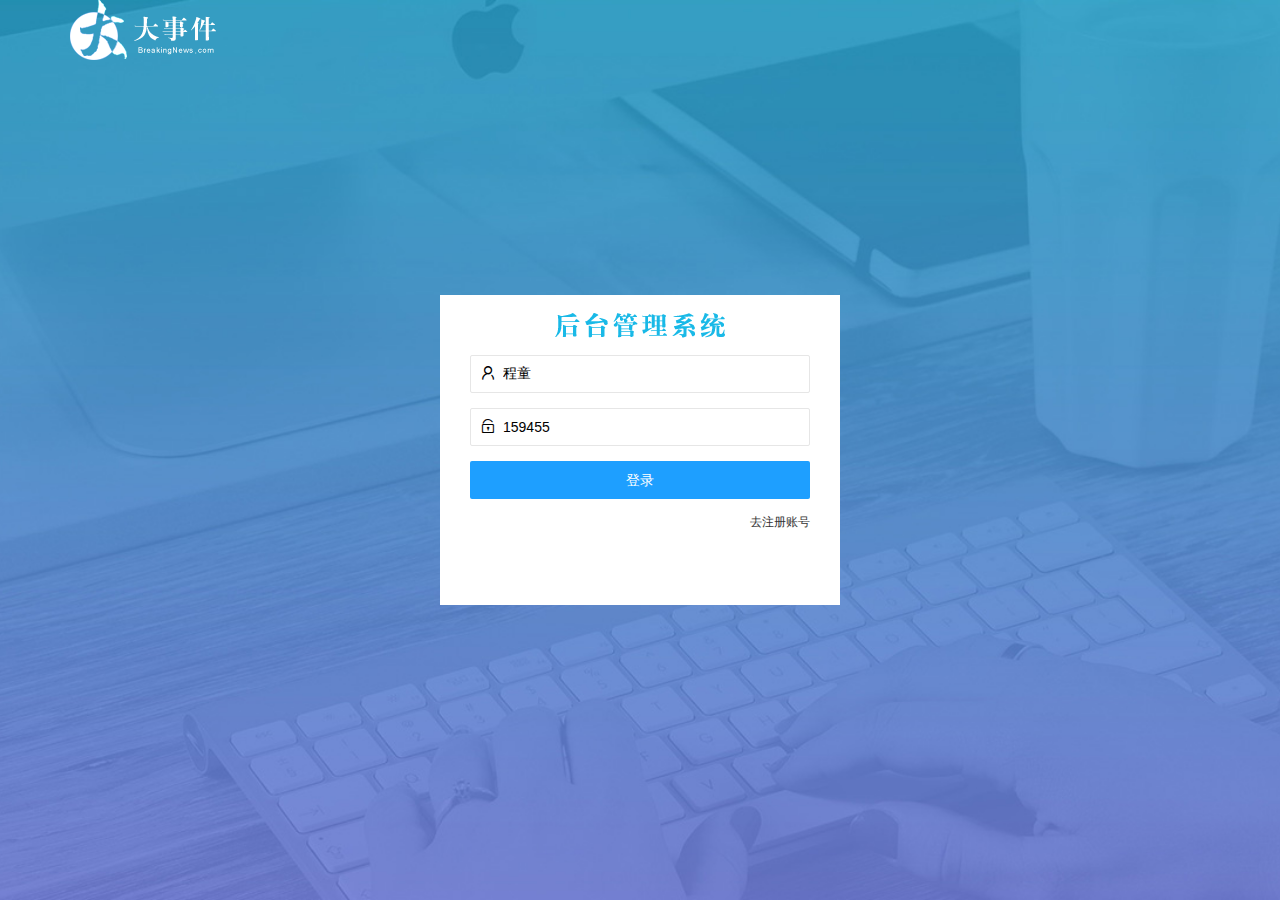
<file: login.html>
<!DOCTYPE html>
<html lang="en">

<head>
    <meta charset="UTF-8">
    <meta name="viewport" content="width=device-width, initial-scale=1.0">
    <title>大事件-登录/注册</title>
    <link rel="stylesheet" href="/assets/lib/layui/css/layui.css">
    <link rel="stylesheet" href="/assets/css/login.css">
</head>

<body>
    <div class="layui-main">
        <img src="/assets/images/logo.png" alt="">
    </div>
    <div class="loginAndRegBox">
        <div class="titleBox"></div>
        <!-- 登陆区域 -->
        <div class="login-box">
            <form class="layui-form" id="form_login" action="">
                <!-- 用户名 -->
                <div class="layui-form-item">
                    <i class="layui-icon layui-icon-username"></i>
                    <input type="text" value="程童" name="username" required lay-verify="required" placeholder="请输入用户名"
                        autocomplete="off" class="layui-input">
                </div>
                <!-- 密码 -->
                <div class="layui-form-item">
                    <i class="layui-icon layui-icon-password"></i>
                    <input type="text" value="159455" name="password" required lay-verify="required|pwd"
                        placeholder="请输入密码" autocomplete="off" class="layui-input">
                </div>
                <!-- 按钮 -->
                <div class="layui-form-item">
                    <button class="layui-btn layui-btn-fluid layui-btn layui-btn-normal" lay-submit>登录</button>
                </div>
                <!-- a -->
                <div class="layui-form-item links">
                    <a href="javascript:;" id="ling_reg">去注册账号</a>
                </div>
            </form>
        </div>
        <!-- 注册区域 -->
        <div class="reg-box">
            <form class="layui-form" id="form_reg" action="">
                <!-- 用户名 -->
                <div class="layui-form-item">
                    <i class="layui-icon layui-icon-username"></i>
                    <input type="text" name="username" required lay-verify="required" placeholder="请输入用户名"
                        autocomplete="off" class="layui-input">
                </div>
                <!-- 密码 -->
                <div class="layui-form-item">
                    <i class="layui-icon layui-icon-password"></i>
                    <input type="password" name="password" required lay-verify="required|pwd" placeholder="请输入密码"
                        autocomplete="off" class="layui-input">
                </div>
                <!-- 确认密码 -->
                <div class="layui-form-item">
                    <i class="layui-icon layui-icon-password"></i>
                    <input type="password" name="repassword" required lay-verify="required|repwd" placeholder="请再次输入密码"
                        autocomplete="off" class="layui-input">
                </div>
                <!-- 按钮 -->
                <div class="layui-form-item">
                    <button class="layui-btn layui-btn-fluid layui-btn layui-btn-normal" lay-submit>注册</button>
                </div>
                <!-- a -->
                <div class="layui-form-item links">
                    <!-- <a href="javascript:;" id="ling_reg">去注册账号</a> -->
                    <a href="javascript:;" id="ling_login">去登陆</a>
                </div>
            </form>
        </div>
    </div>
    <script src="/assets/lib/layui/layui.all.js"></script>
    <script src="/assets/lib/jquery.js"></script>
    <script src="/assets/js/baseAPI.js"></script>
    <script src="/assets/js/login.js"></script>
</body>

</html>
</file>
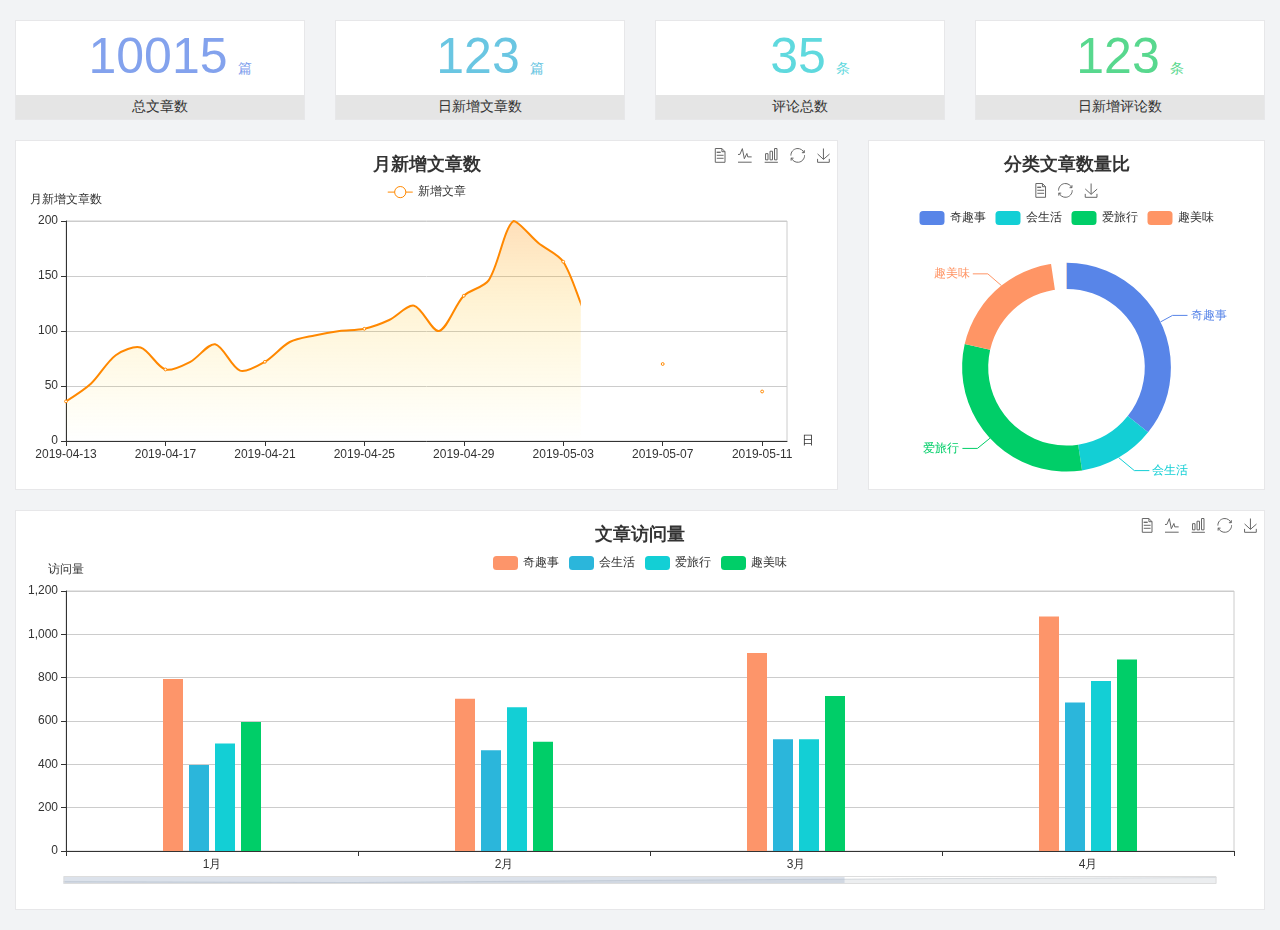
<file: home/dashboard.html>
<!DOCTYPE html>
<html lang="en">

<head>
  <meta charset="UTF-8">
  <meta name="viewport" content="width=device-width, initial-scale=1.0">
  <meta http-equiv="X-UA-Compatible" content="ie=edge">
  <title>图表统计</title>
  <link rel="stylesheet" href="../../assets/lib/bootstrap.css" />
  <link rel="stylesheet" href="../../assets/lib/main.css" />
  <script src="../../assets/lib/jquery.js"></script>
  <script type="text/javascript" src="../../assets/lib/echarts.min.js"></script>
</head>

<body>
  <div class="container-fluid">
    <div class="row spannel_list">
      <div class="col-sm-3 col-xs-6">
        <div class="spannel">
          <em>10015</em><span>篇</span>
          <b>总文章数</b>
        </div>
      </div>
      <div class="col-sm-3 col-xs-6">
        <div class="spannel scolor01">
          <em>123</em><span>篇</span>
          <b>日新增文章数</b>
        </div>
      </div>
      <div class="col-sm-3 col-xs-6">
        <div class="spannel scolor02">
          <em>35</em><span>条</span>
          <b>评论总数</b>
        </div>
      </div>
      <div class="col-sm-3 col-xs-6">
        <div class="spannel scolor03">
          <em>123</em><span>条</span>
          <b>日新增评论数</b>
        </div>
      </div>
    </div>
  </div>

  <div class="container-fluid">
    <div class="row curve-pie">
      <div class="col-lg-8 col-md-8">
        <div class="gragh_pannel" id="curve_show"></div>
      </div>
      <div class="col-lg-4 col-md-4">
        <div class="gragh_pannel" id="pie_show"></div>
      </div>
    </div>
  </div>

  <div class="container-fluid">
    <div class="column_pannel" id="column_show"></div>
  </div>

  <script>
    var oChart = echarts.init(document.getElementById('curve_show'));
    var aList_all = [
      { 'count': 36, 'date': '2019-04-13' },
      { 'count': 52, 'date': '2019-04-14' },
      { 'count': 78, 'date': '2019-04-15' },
      { 'count': 85, 'date': '2019-04-16' },
      { 'count': 65, 'date': '2019-04-17' },
      { 'count': 72, 'date': '2019-04-18' },
      { 'count': 88, 'date': '2019-04-19' },
      { 'count': 64, 'date': '2019-04-20' },
      { 'count': 72, 'date': '2019-04-21' },
      { 'count': 90, 'date': '2019-04-22' },
      { 'count': 96, 'date': '2019-04-23' },
      { 'count': 100, 'date': '2019-04-24' },
      { 'count': 102, 'date': '2019-04-25' },
      { 'count': 110, 'date': '2019-04-26' },
      { 'count': 123, 'date': '2019-04-27' },
      { 'count': 100, 'date': '2019-04-28' },
      { 'count': 132, 'date': '2019-04-29' },
      { 'count': 146, 'date': '2019-04-30' },
      { 'count': 200, 'date': '2019-05-01' },
      { 'count': 180, 'date': '2019-05-02' },
      { 'count': 163, 'date': '2019-05-03' },
      { 'count': 110, 'date': '2019-05-04' },
      { 'count': 80, 'date': '2019-05-05' },
      { 'count': 82, 'date': '2019-05-06' },
      { 'count': 70, 'date': '2019-05-07' },
      { 'count': 65, 'date': '2019-05-08' },
      { 'count': 54, 'date': '2019-05-09' },
      { 'count': 40, 'date': '2019-05-10' },
      { 'count': 45, 'date': '2019-05-11' },
      { 'count': 38, 'date': '2019-05-12' },
    ];

    let aCount = [];
    let aDate = [];

    for (var i = 0; i < aList_all.length; i++) {
      aCount.push(aList_all[i].count);
      aDate.push(aList_all[i].date);
    }

    var chartopt = {
      title: {
        text: '月新增文章数',
        left: 'center',
        top: '10'
      },
      tooltip: {
        trigger: 'axis'
      },
      legend: {
        data: ['新增文章'],
        top: '40'
      },
      toolbox: {
        show: true,
        feature: {
          mark: { show: true },
          dataView: { show: true, readOnly: false },
          magicType: { show: true, type: ['line', 'bar'] },
          restore: { show: true },
          saveAsImage: { show: true }
        }
      },
      calculable: true,
      xAxis: [
        {
          name: '日',
          type: 'category',
          boundaryGap: false,
          data: aDate
        }
      ],
      yAxis: [
        {
          name: '月新增文章数',
          type: 'value'
        }
      ],
      series: [
        {
          name: '新增文章',
          type: 'line',
          smooth: true,
          itemStyle: { normal: { areaStyle: { type: 'default' }, color: '#f80' }, lineStyle: { color: '#f80' } },
          data: aCount
        }],
      areaStyle: {
        normal: {
          color: new echarts.graphic.LinearGradient(0, 0, 0, 1, [{
            offset: 0,
            color: 'rgba(255,136,0,0.39)'
          }, {
            offset: .34,
            color: 'rgba(255,180,0,0.25)'
          }, {
            offset: 1,
            color: 'rgba(255,222,0,0.00)'
          }])

        }
      },
      grid: {
        show: true,
        x: 50,
        x2: 50,
        y: 80,
        height: 220
      }
    };

    oChart.setOption(chartopt);


    var oPie = echarts.init(document.getElementById('pie_show'));
    var oPieopt =
    {
      title: {
        top: 10,
        text: '分类文章数量比',
        x: 'center'
      },
      tooltip: {
        trigger: 'item',
        formatter: "{a} <br/>{b} : {c} ({d}%)"
      },
      color: ['#5885e8', '#13cfd5', '#00ce68', '#ff9565'],
      legend: {
        x: 'center',
        top: 65,
        data: ['奇趣事', '会生活', '爱旅行', '趣美味']
      },
      toolbox: {
        show: true,
        x: 'center',
        top: 35,
        feature: {
          mark: { show: true },
          dataView: { show: true, readOnly: false },
          magicType: {
            show: true,
            type: ['pie', 'funnel'],
            option: {
              funnel: {
                x: '25%',
                width: '50%',
                funnelAlign: 'left',
                max: 1548
              }
            }
          },
          restore: { show: true },
          saveAsImage: { show: true }
        }
      },
      calculable: true,
      series: [
        {
          name: '访问来源',
          type: 'pie',
          radius: ['45%', '60%'],
          center: ['50%', '65%'],
          data: [
            { value: 300, name: '奇趣事' },
            { value: 100, name: '会生活' },
            { value: 260, name: '爱旅行' },
            { value: 180, name: '趣美味' }
          ]
        }
      ]
    };
    oPie.setOption(oPieopt);



    var oColumn = this.echarts.init(document.getElementById('column_show'));
    var oColumnopt =
    {
      title: {
        text: '文章访问量',
        left: 'center',
        top: '10'
      },
      tooltip: {
        trigger: 'axis'
      },
      legend: {
        data: ['奇趣事', '会生活', '爱旅行', '趣美味'],
        top: '40'
      },
      toolbox: {
        show: true,
        feature: {
          mark: { show: true },
          dataView: { show: true, readOnly: false },
          magicType: { show: true, type: ['line', 'bar'] },
          restore: { show: true },
          saveAsImage: { show: true }
        }
      },
      calculable: true,
      xAxis: [
        {
          type: 'category',
          data: ['1月', '2月', '3月', '4月', '5月']
        }
      ],
      yAxis: [
        {
          name: '访问量',
          type: 'value'
        }
      ],
      series: [
        {
          name: '奇趣事',
          type: 'bar',
          barWidth: 20,
          itemStyle: {
            normal: { areaStyle: { type: 'default' }, color: '#fd956a' }
          },
          data: [800, 708, 920, 1090, 1200]
        },
        {
          name: '会生活',
          type: 'bar',
          barWidth: 20,
          itemStyle: {
            normal: { areaStyle: { type: 'default' }, color: '#2bb6db' }
          },
          data: [400, 468, 520, 690, 800]
        },
        {
          name: '爱旅行',
          type: 'bar',
          barWidth: 20,
          itemStyle: {
            normal: { areaStyle: { type: 'default' }, color: '#13cfd5' }
          },
          data: [500, 668, 520, 790, 900]
        },
        {
          name: '趣美味',
          type: 'bar',
          barWidth: 20,
          itemStyle: {
            normal: { areaStyle: { type: 'default' }, color: '#00ce68' }
          },
          data: [600, 508, 720, 890, 1000]
        }
      ],
      grid: {
        show: true,
        x: 50,
        x2: 30,
        y: 80,
        height: 260
      },
      dataZoom: [//给x轴设置滚动条
        {
          start: 0,//默认为0
          end: 100 - 1000 / 31,//默认为100
          type: 'slider',
          show: true,
          xAxisIndex: [0],
          handleSize: 0,//滑动条的 左右2个滑动条的大小
          height: 8,//组件高度
          left: 45, //左边的距离
          right: 50,//右边的距离
          bottom: 26,//右边的距离
          handleColor: '#ddd',//h滑动图标的颜色
          handleStyle: {
            borderColor: "#cacaca",
            borderWidth: "1",
            shadowBlur: 2,
            background: "#ddd",
            shadowColor: "#ddd",
          }
        }]
    };
    oColumn.setOption(oColumnopt);
  </script>
</body>

</html>
</file>
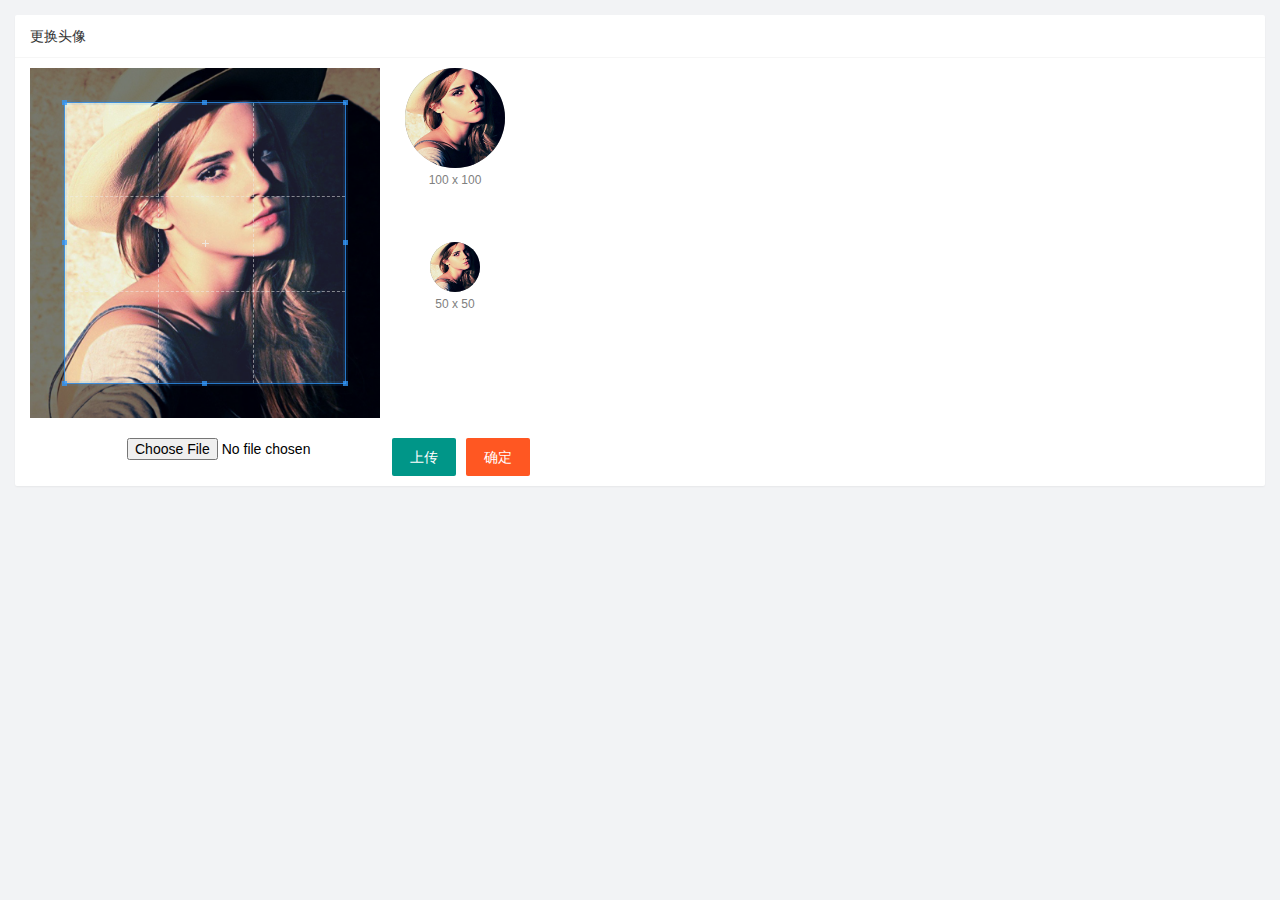
<file: user/user_avatar.html>
<!DOCTYPE html>
<html lang="en">

<head>
    <meta charset="UTF-8">
    <meta name="viewport" content="width=device-width, initial-scale=1.0">
    <title>Document</title>
    <link rel="stylesheet" href="/assets/lib/layui/css/layui.css">
    <link rel="stylesheet" href="/assets/lib/cropper/cropper.css" />
    <link rel="stylesheet" href="/assets/css/user/user_avatar.css">
</head>

<body>
    <!-- 卡片区域 -->
    <div class="layui-card">
        <div class="layui-card-header">更换头像</div>
        <div class="layui-card-body">
            <div class="row1">
                <!-- 图片裁剪区域 -->
                <div class="cropper-box">
                    <!-- 这个 img 标签很重要，将来会把它初始化为裁剪区域 -->
                    <img id="image" src="/assets/images/sample.jpg" />
                </div>
                <!-- 图片的预览区域 -->
                <div class="preview-box">
                    <div>
                        <!-- 宽高为 100px 的预览区域 -->
                        <div class="img-preview w100"></div>
                        <p class="size">100 x 100</p>
                    </div>
                    <div>
                        <!-- 宽高为 50px 的预览区域 -->
                        <div class="img-preview w50"></div>
                        <p class="size">50 x 50</p>
                    </div>
                </div>
            </div>
            <!-- 第二行的按钮区域 -->
            <div class="row2">
                <input type="file" id="file" accept="image/png,image/jpeg">
                <button type="button" class="layui-btn" id="btnChooseImage">上传</button>
                <button id="btnUpload" type="button" class="layui-btn layui-btn-danger">确定</button>
            </div>
        </div>
    </div>
    <script src="/assets/lib/layui/layui.all.js"></script>
    <script src="/assets/lib/jquery.js"></script>
    <script src="/assets/lib/cropper/Cropper.js"></script>
    <script src="/assets/lib/cropper/jquery-cropper.js"></script>
    <script src="/assets/js/baseAPI.js"></script>
    <script src="/assets/js/user/user_avatar.js"></script>
</body>

</html>
</file>
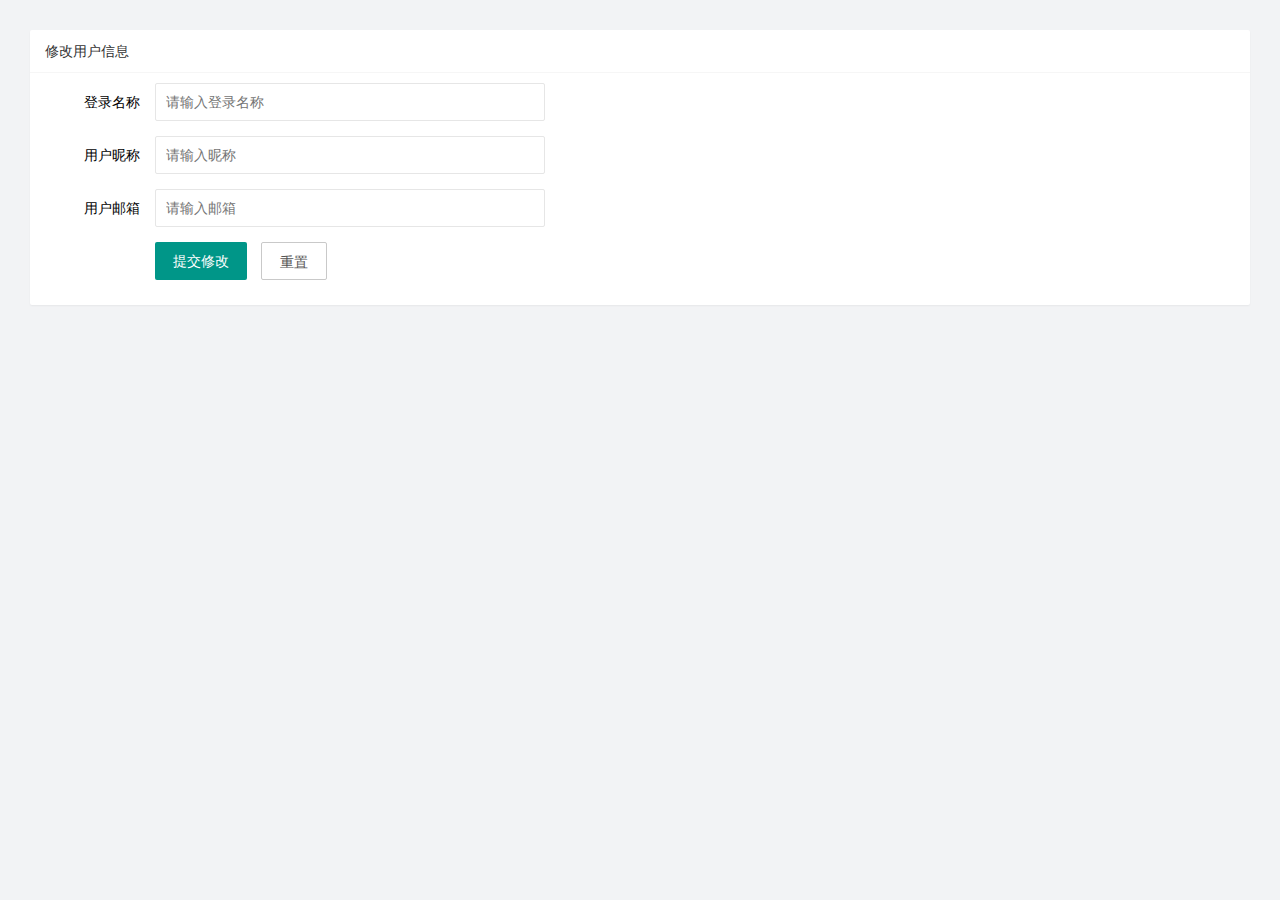
<file: user/user_info.html>
<!DOCTYPE html>
<html lang="en">

<head>
    <meta charset="UTF-8">
    <meta name="viewport" content="width=device-width, initial-scale=1.0">
    <title>Document</title>
    <link rel="stylesheet" href="/assets/lib/layui/css/layui.css">
    <link rel="stylesheet" href="/assets/css/user/user_info.css">
</head>

<body>
    <!-- 卡片区域 -->
    <div class="layui-card">
        <div class="layui-card-header">修改用户信息</div>
        <div class="layui-card-body">
            <form class="layui-form" lay-filter='formUserInfo' action="">
                <input type="hidden" name="id">
                <!-- 用户名 -->
                <div class="layui-form-item">
                    <label class="layui-form-label">登录名称</label>
                    <div class="layui-input-block">
                        <input type="text" name="username" required readonly lay-verify="required" placeholder="请输入登录名称"
                            autocomplete="off" class="layui-input">
                    </div>
                </div>
                <!-- 昵称 -->
                <div class="layui-form-item">
                    <label class="layui-form-label">用户昵称</label>
                    <div class="layui-input-block">
                        <input type="text" name="nickname" required lay-verify="required|nickname" placeholder="请输入昵称"
                            autocomplete="off" class="layui-input">
                    </div>
                </div>
                <!-- 邮箱 -->
                <div class="layui-form-item">
                    <label class="layui-form-label">用户邮箱</label>
                    <div class="layui-input-block">
                        <input type="text" name="email" required lay-verify="required|email" placeholder="请输入邮箱"
                            autocomplete="off" class="layui-input">
                    </div>
                </div>
                <!-- 按钮 -->
                <div class="layui-form-item">
                    <div class="layui-input-block">
                        <button class="layui-btn" lay-submit lay-filter="formDemo">提交修改</button>
                        <button id="btnReset" type="reset" class="layui-btn layui-btn-primary">重置</button>
                    </div>
                </div>
            </form>
        </div>
    </div>
    <script src="/assets/lib/layui/layui.all.js"></script>
    <script src="/assets/lib/jquery.js"></script>
    <script src="/assets/js/baseAPI.js"></script>
    <script src="/assets/js/user/user_info.js"></script>
</body>

</html>
</file>
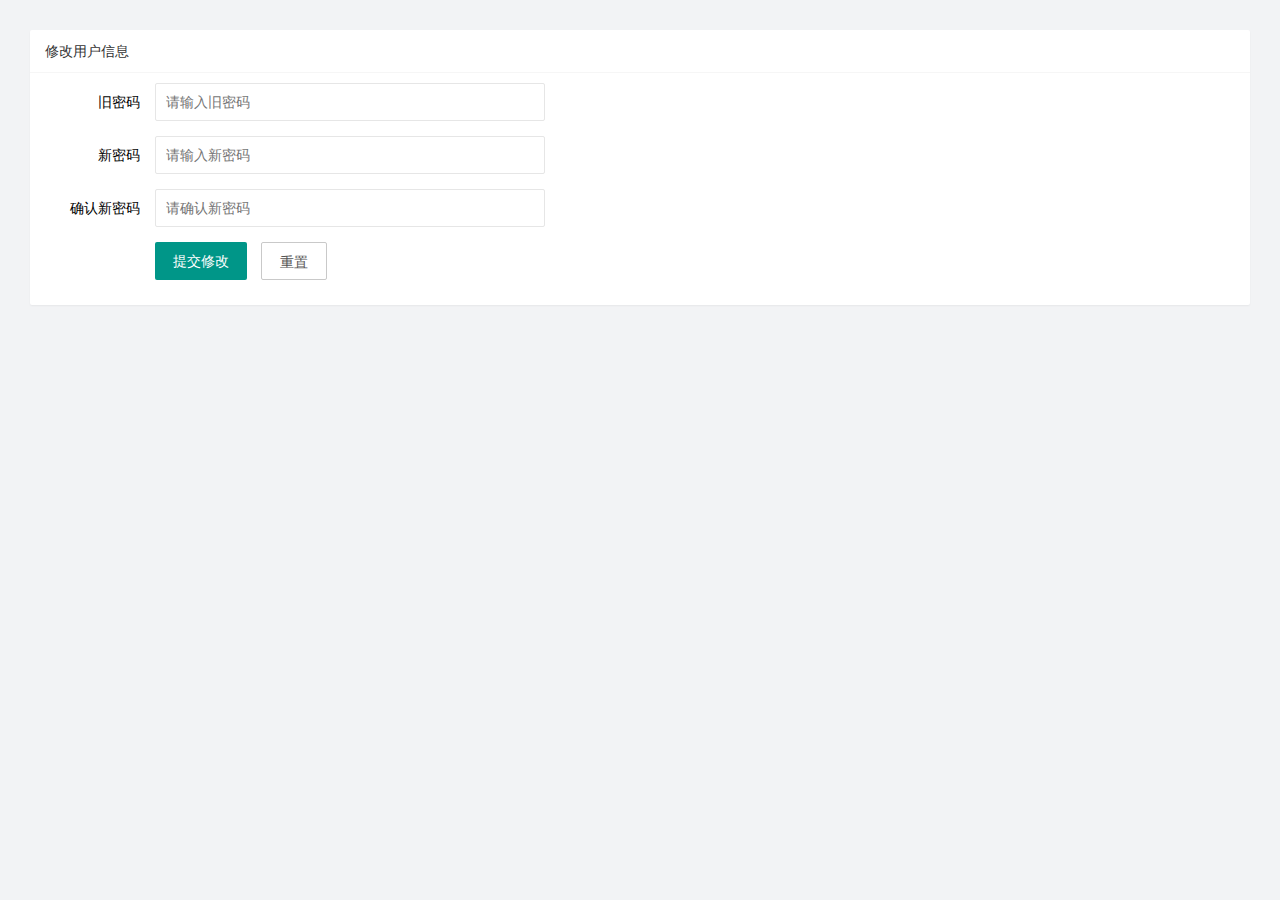
<file: user/user_pwd.html>
<!DOCTYPE html>
<html lang="en">

<head>
    <meta charset="UTF-8">
    <meta name="viewport" content="width=device-width, initial-scale=1.0">
    <title>Document</title>
    <link rel="stylesheet" href="/assets/lib/layui/css/layui.css">
    <link rel="stylesheet" href="/assets/css/user/user_pwd.css">
</head>

<body>
    <!-- 卡片区域 -->
    <div class="layui-card">
        <div class="layui-card-header">修改用户信息</div>
        <div class="layui-card-body">
            <form class="layui-form">
                <input type="hidden" name="id">
                <!-- 旧密码 -->
                <div class="layui-form-item">
                    <label class="layui-form-label">旧密码</label>
                    <div class="layui-input-block">
                        <input type="text" name="oldPwd" required lay-verify="required|pwd" placeholder="请输入旧密码"
                            autocomplete="off" class="layui-input">
                    </div>
                </div>
                <!-- 新密码 -->
                <div class="layui-form-item">
                    <label class="layui-form-label">新密码</label>
                    <div class="layui-input-block">
                        <input type="text" name="newPwd" required lay-verify="required|pwd" placeholder="请输入新密码"
                            autocomplete="off" class="layui-input">
                    </div>
                </div>
                <!-- 确认新密码 -->
                <div class="layui-form-item">
                    <label class="layui-form-label">确认新密码</label>
                    <div class="layui-input-block">
                        <input type="text" name="rePwd" required lay-verify="required|pwd|rePwd" placeholder="请确认新密码"
                            autocomplete="off" class="layui-input">
                    </div>
                </div>
                <!-- 按钮 -->
                <div class="layui-form-item">
                    <div class="layui-input-block">
                        <button class="layui-btn" lay-submit lay-filter="formDemo">提交修改</button>
                        <button id="btnReset" type="reset" class="layui-btn layui-btn-primary">重置</button>
                    </div>
                </div>
            </form>
        </div>
    </div>
    <script src="/assets/lib/layui/layui.all.js"></script>
    <script src="/assets/lib/jquery.js"></script>
    <script src="/assets/js/baseAPI.js"></script>
    <script src="/assets/js/user/user_pwd.js"></script>
</body>

</html>
</file>
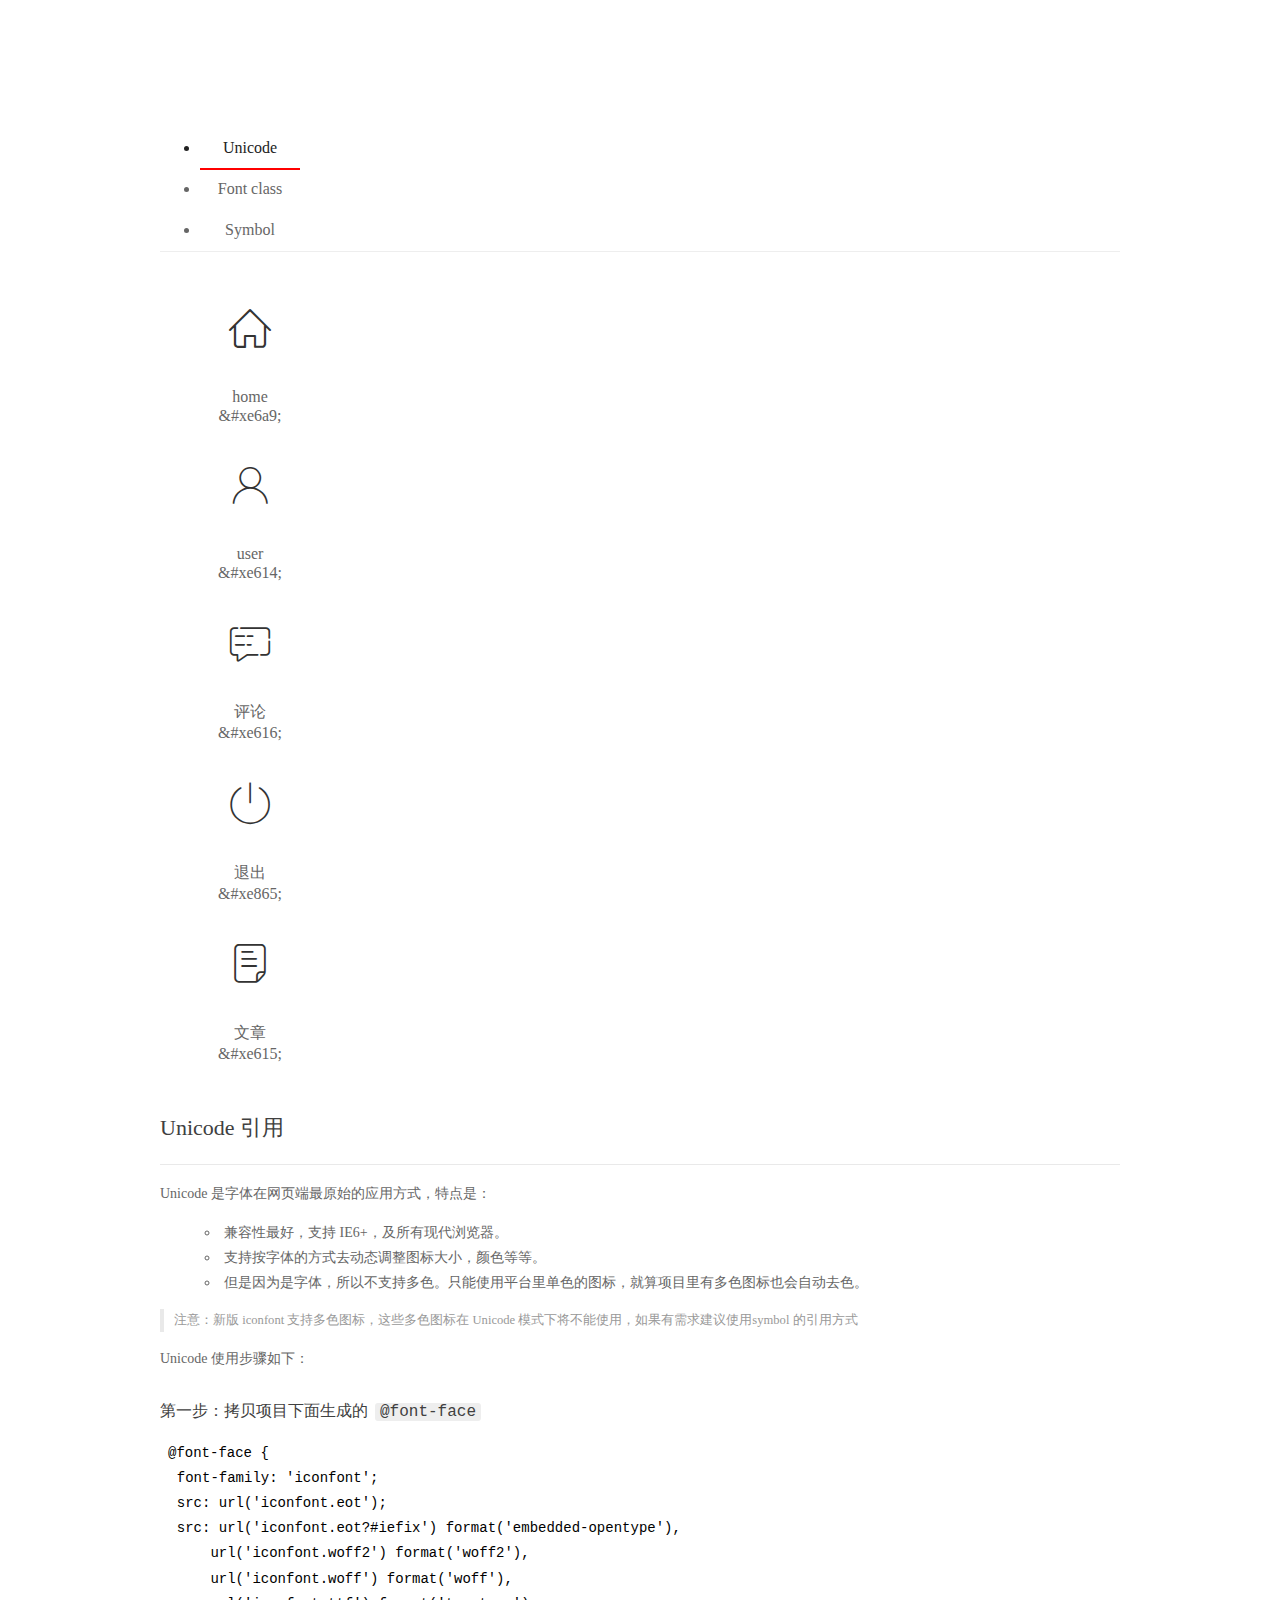
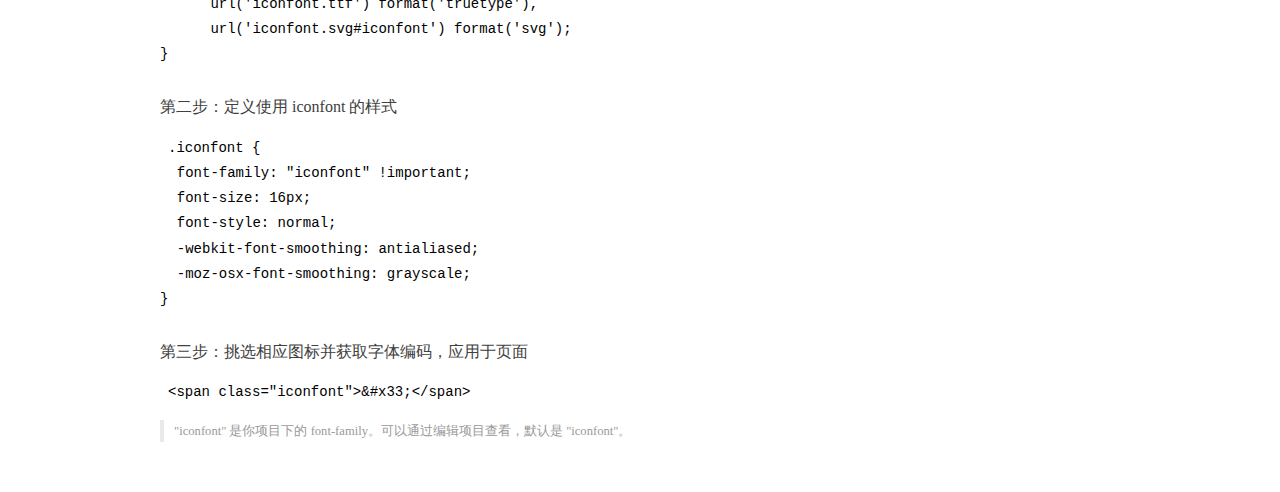
<file: assets/fonts/demo_index.html>
<!DOCTYPE html>
<html>
<head>
  <meta charset="utf-8"/>
  <title>IconFont Demo</title>
  <link rel="shortcut icon" href="https://gtms04.alicdn.com/tps/i4/TB1_oz6GVXXXXaFXpXXJDFnIXXX-64-64.ico" type="image/x-icon"/>
  <link rel="stylesheet" href="https://g.alicdn.com/thx/cube/1.3.2/cube.min.css">
  <link rel="stylesheet" href="demo.css">
  <link rel="stylesheet" href="iconfont.css">
  <script src="iconfont.js"></script>
  <!-- jQuery -->
  <script src="https://a1.alicdn.com/oss/uploads/2018/12/26/7bfddb60-08e8-11e9-9b04-53e73bb6408b.js"></script>
  <!-- 代码高亮 -->
  <script src="https://a1.alicdn.com/oss/uploads/2018/12/26/a3f714d0-08e6-11e9-8a15-ebf944d7534c.js"></script>
</head>
<body>
  <div class="main">
    <h1 class="logo"><a href="https://www.iconfont.cn/" title="iconfont 首页" target="_blank">&#xe86b;</a></h1>
    <div class="nav-tabs">
      <ul id="tabs" class="dib-box">
        <li class="dib active"><span>Unicode</span></li>
        <li class="dib"><span>Font class</span></li>
        <li class="dib"><span>Symbol</span></li>
      </ul>
      
    </div>
    <div class="tab-container">
      <div class="content unicode" style="display: block;">
          <ul class="icon_lists dib-box">
          
            <li class="dib">
              <span class="icon iconfont">&#xe6a9;</span>
                <div class="name">home</div>
                <div class="code-name">&amp;#xe6a9;</div>
              </li>
          
            <li class="dib">
              <span class="icon iconfont">&#xe614;</span>
                <div class="name">user</div>
                <div class="code-name">&amp;#xe614;</div>
              </li>
          
            <li class="dib">
              <span class="icon iconfont">&#xe616;</span>
                <div class="name">评论</div>
                <div class="code-name">&amp;#xe616;</div>
              </li>
          
            <li class="dib">
              <span class="icon iconfont">&#xe865;</span>
                <div class="name">退出</div>
                <div class="code-name">&amp;#xe865;</div>
              </li>
          
            <li class="dib">
              <span class="icon iconfont">&#xe615;</span>
                <div class="name">文章</div>
                <div class="code-name">&amp;#xe615;</div>
              </li>
          
          </ul>
          <div class="article markdown">
          <h2 id="unicode-">Unicode 引用</h2>
          <hr>

          <p>Unicode 是字体在网页端最原始的应用方式，特点是：</p>
          <ul>
            <li>兼容性最好，支持 IE6+，及所有现代浏览器。</li>
            <li>支持按字体的方式去动态调整图标大小，颜色等等。</li>
            <li>但是因为是字体，所以不支持多色。只能使用平台里单色的图标，就算项目里有多色图标也会自动去色。</li>
          </ul>
          <blockquote>
            <p>注意：新版 iconfont 支持多色图标，这些多色图标在 Unicode 模式下将不能使用，如果有需求建议使用symbol 的引用方式</p>
          </blockquote>
          <p>Unicode 使用步骤如下：</p>
          <h3 id="-font-face">第一步：拷贝项目下面生成的 <code>@font-face</code></h3>
<pre><code class="language-css"
>@font-face {
  font-family: 'iconfont';
  src: url('iconfont.eot');
  src: url('iconfont.eot?#iefix') format('embedded-opentype'),
      url('iconfont.woff2') format('woff2'),
      url('iconfont.woff') format('woff'),
      url('iconfont.ttf') format('truetype'),
      url('iconfont.svg#iconfont') format('svg');
}
</code></pre>
          <h3 id="-iconfont-">第二步：定义使用 iconfont 的样式</h3>
<pre><code class="language-css"
>.iconfont {
  font-family: "iconfont" !important;
  font-size: 16px;
  font-style: normal;
  -webkit-font-smoothing: antialiased;
  -moz-osx-font-smoothing: grayscale;
}
</code></pre>
          <h3 id="-">第三步：挑选相应图标并获取字体编码，应用于页面</h3>
<pre>
<code class="language-html"
>&lt;span class="iconfont"&gt;&amp;#x33;&lt;/span&gt;
</code></pre>
          <blockquote>
            <p>"iconfont" 是你项目下的 font-family。可以通过编辑项目查看，默认是 "iconfont"。</p>
          </blockquote>
          </div>
      </div>
      <div class="content font-class">
        <ul class="icon_lists dib-box">
          
          <li class="dib">
            <span class="icon iconfont icon-home"></span>
            <div class="name">
              home
            </div>
            <div class="code-name">.icon-home
            </div>
          </li>
          
          <li class="dib">
            <span class="icon iconfont icon-user"></span>
            <div class="name">
              user
            </div>
            <div class="code-name">.icon-user
            </div>
          </li>
          
          <li class="dib">
            <span class="icon iconfont icon-pinglun"></span>
            <div class="name">
              评论
            </div>
            <div class="code-name">.icon-pinglun
            </div>
          </li>
          
          <li class="dib">
            <span class="icon iconfont icon-tuichu"></span>
            <div class="name">
              退出
            </div>
            <div class="code-name">.icon-tuichu
            </div>
          </li>
          
          <li class="dib">
            <span class="icon iconfont icon-16"></span>
            <div class="name">
              文章
            </div>
            <div class="code-name">.icon-16
            </div>
          </li>
          
        </ul>
        <div class="article markdown">
        <h2 id="font-class-">font-class 引用</h2>
        <hr>

        <p>font-class 是 Unicode 使用方式的一种变种，主要是解决 Unicode 书写不直观，语意不明确的问题。</p>
        <p>与 Unicode 使用方式相比，具有如下特点：</p>
        <ul>
          <li>兼容性良好，支持 IE8+，及所有现代浏览器。</li>
          <li>相比于 Unicode 语意明确，书写更直观。可以很容易分辨这个 icon 是什么。</li>
          <li>因为使用 class 来定义图标，所以当要替换图标时，只需要修改 class 里面的 Unicode 引用。</li>
          <li>不过因为本质上还是使用的字体，所以多色图标还是不支持的。</li>
        </ul>
        <p>使用步骤如下：</p>
        <h3 id="-fontclass-">第一步：引入项目下面生成的 fontclass 代码：</h3>
<pre><code class="language-html">&lt;link rel="stylesheet" href="./iconfont.css"&gt;
</code></pre>
        <h3 id="-">第二步：挑选相应图标并获取类名，应用于页面：</h3>
<pre><code class="language-html">&lt;span class="iconfont icon-xxx"&gt;&lt;/span&gt;
</code></pre>
        <blockquote>
          <p>"
            iconfont" 是你项目下的 font-family。可以通过编辑项目查看，默认是 "iconfont"。</p>
        </blockquote>
      </div>
      </div>
      <div class="content symbol">
          <ul class="icon_lists dib-box">
          
            <li class="dib">
                <svg class="icon svg-icon" aria-hidden="true">
                  <use xlink:href="#icon-home"></use>
                </svg>
                <div class="name">home</div>
                <div class="code-name">#icon-home</div>
            </li>
          
            <li class="dib">
                <svg class="icon svg-icon" aria-hidden="true">
                  <use xlink:href="#icon-user"></use>
                </svg>
                <div class="name">user</div>
                <div class="code-name">#icon-user</div>
            </li>
          
            <li class="dib">
                <svg class="icon svg-icon" aria-hidden="true">
                  <use xlink:href="#icon-pinglun"></use>
                </svg>
                <div class="name">评论</div>
                <div class="code-name">#icon-pinglun</div>
            </li>
          
            <li class="dib">
                <svg class="icon svg-icon" aria-hidden="true">
                  <use xlink:href="#icon-tuichu"></use>
                </svg>
                <div class="name">退出</div>
                <div class="code-name">#icon-tuichu</div>
            </li>
          
            <li class="dib">
                <svg class="icon svg-icon" aria-hidden="true">
                  <use xlink:href="#icon-16"></use>
                </svg>
                <div class="name">文章</div>
                <div class="code-name">#icon-16</div>
            </li>
          
          </ul>
          <div class="article markdown">
          <h2 id="symbol-">Symbol 引用</h2>
          <hr>

          <p>这是一种全新的使用方式，应该说这才是未来的主流，也是平台目前推荐的用法。相关介绍可以参考这篇<a href="">文章</a>
            这种用法其实是做了一个 SVG 的集合，与另外两种相比具有如下特点：</p>
          <ul>
            <li>支持多色图标了，不再受单色限制。</li>
            <li>通过一些技巧，支持像字体那样，通过 <code>font-size</code>, <code>color</code> 来调整样式。</li>
            <li>兼容性较差，支持 IE9+，及现代浏览器。</li>
            <li>浏览器渲染 SVG 的性能一般，还不如 png。</li>
          </ul>
          <p>使用步骤如下：</p>
          <h3 id="-symbol-">第一步：引入项目下面生成的 symbol 代码：</h3>
<pre><code class="language-html">&lt;script src="./iconfont.js"&gt;&lt;/script&gt;
</code></pre>
          <h3 id="-css-">第二步：加入通用 CSS 代码（引入一次就行）：</h3>
<pre><code class="language-html">&lt;style&gt;
.icon {
  width: 1em;
  height: 1em;
  vertical-align: -0.15em;
  fill: currentColor;
  overflow: hidden;
}
&lt;/style&gt;
</code></pre>
          <h3 id="-">第三步：挑选相应图标并获取类名，应用于页面：</h3>
<pre><code class="language-html">&lt;svg class="icon" aria-hidden="true"&gt;
  &lt;use xlink:href="#icon-xxx"&gt;&lt;/use&gt;
&lt;/svg&gt;
</code></pre>
          </div>
      </div>

    </div>
  </div>
  <script>
  $(document).ready(function () {
      $('.tab-container .content:first').show()

      $('#tabs li').click(function (e) {
        var tabContent = $('.tab-container .content')
        var index = $(this).index()

        if ($(this).hasClass('active')) {
          return
        } else {
          $('#tabs li').removeClass('active')
          $(this).addClass('active')

          tabContent.hide().eq(index).fadeIn()
        }
      })
    })
  </script>
</body>
</html>
</file>
<file: assets/lib/layui/css/layui.css>
/** layui-v2.5.5 MIT License By https://www.layui.com */
 .layui-inline,img{display:inline-block;vertical-align:middle}h1,h2,h3,h4,h5,h6{font-weight:400}.layui-edge,.layui-header,.layui-inline,.layui-main{position:relative}.layui-body,.layui-edge,.layui-elip{overflow:hidden}.layui-btn,.layui-edge,.layui-inline,img{vertical-align:middle}.layui-btn,.layui-disabled,.layui-icon,.layui-unselect{-moz-user-select:none;-webkit-user-select:none;-ms-user-select:none}.layui-elip,.layui-form-checkbox span,.layui-form-pane .layui-form-label{text-overflow:ellipsis;white-space:nowrap}.layui-breadcrumb,.layui-tree-btnGroup{visibility:hidden}blockquote,body,button,dd,div,dl,dt,form,h1,h2,h3,h4,h5,h6,input,li,ol,p,pre,td,textarea,th,ul{margin:0;padding:0;-webkit-tap-highlight-color:rgba(0,0,0,0)}a:active,a:hover{outline:0}img{border:none}li{list-style:none}table{border-collapse:collapse;border-spacing:0}h4,h5,h6{font-size:100%}button,input,optgroup,option,select,textarea{font-family:inherit;font-size:inherit;font-style:inherit;font-weight:inherit;outline:0}pre{white-space:pre-wrap;white-space:-moz-pre-wrap;white-space:-pre-wrap;white-space:-o-pre-wrap;word-wrap:break-word}body{line-height:24px;font:14px Helvetica Neue,Helvetica,PingFang SC,Tahoma,Arial,sans-serif}hr{height:1px;margin:10px 0;border:0;clear:both}a{color:#333;text-decoration:none}a:hover{color:#777}a cite{font-style:normal;*cursor:pointer}.layui-border-box,.layui-border-box *{box-sizing:border-box}.layui-box,.layui-box *{box-sizing:content-box}.layui-clear{clear:both;*zoom:1}.layui-clear:after{content:'\20';clear:both;*zoom:1;display:block;height:0}.layui-inline{*display:inline;*zoom:1}.layui-edge{display:inline-block;width:0;height:0;border-width:6px;border-style:dashed;border-color:transparent}.layui-edge-top{top:-4px;border-bottom-color:#999;border-bottom-style:solid}.layui-edge-right{border-left-color:#999;border-left-style:solid}.layui-edge-bottom{top:2px;border-top-color:#999;border-top-style:solid}.layui-edge-left{border-right-color:#999;border-right-style:solid}.layui-disabled,.layui-disabled:hover{color:#d2d2d2!important;cursor:not-allowed!important}.layui-circle{border-radius:100%}.layui-show{display:block!important}.layui-hide{display:none!important}@font-face{font-family:layui-icon;src:url(../font/iconfont.eot?v=250);src:url(../font/iconfont.eot?v=250#iefix) format('embedded-opentype'),url(../font/iconfont.woff2?v=250) format('woff2'),url(../font/iconfont.woff?v=250) format('woff'),url(../font/iconfont.ttf?v=250) format('truetype'),url(../font/iconfont.svg?v=250#layui-icon) format('svg')}.layui-icon{font-family:layui-icon!important;font-size:16px;font-style:normal;-webkit-font-smoothing:antialiased;-moz-osx-font-smoothing:grayscale}.layui-icon-reply-fill:before{content:"\e611"}.layui-icon-set-fill:before{content:"\e614"}.layui-icon-menu-fill:before{content:"\e60f"}.layui-icon-search:before{content:"\e615"}.layui-icon-share:before{content:"\e641"}.layui-icon-set-sm:before{content:"\e620"}.layui-icon-engine:before{content:"\e628"}.layui-icon-close:before{content:"\1006"}.layui-icon-close-fill:before{content:"\1007"}.layui-icon-chart-screen:before{content:"\e629"}.layui-icon-star:before{content:"\e600"}.layui-icon-circle-dot:before{content:"\e617"}.layui-icon-chat:before{content:"\e606"}.layui-icon-release:before{content:"\e609"}.layui-icon-list:before{content:"\e60a"}.layui-icon-chart:before{content:"\e62c"}.layui-icon-ok-circle:before{content:"\1005"}.layui-icon-layim-theme:before{content:"\e61b"}.layui-icon-table:before{content:"\e62d"}.layui-icon-right:before{content:"\e602"}.layui-icon-left:before{content:"\e603"}.layui-icon-cart-simple:before{content:"\e698"}.layui-icon-face-cry:before{content:"\e69c"}.layui-icon-face-smile:before{content:"\e6af"}.layui-icon-survey:before{content:"\e6b2"}.layui-icon-tree:before{content:"\e62e"}.layui-icon-upload-circle:before{content:"\e62f"}.layui-icon-add-circle:before{content:"\e61f"}.layui-icon-download-circle:before{content:"\e601"}.layui-icon-templeate-1:before{content:"\e630"}.layui-icon-util:before{content:"\e631"}.layui-icon-face-surprised:before{content:"\e664"}.layui-icon-edit:before{content:"\e642"}.layui-icon-speaker:before{content:"\e645"}.layui-icon-down:before{content:"\e61a"}.layui-icon-file:before{content:"\e621"}.layui-icon-layouts:before{content:"\e632"}.layui-icon-rate-half:before{content:"\e6c9"}.layui-icon-add-circle-fine:before{content:"\e608"}.layui-icon-prev-circle:before{content:"\e633"}.layui-icon-read:before{content:"\e705"}.layui-icon-404:before{content:"\e61c"}.layui-icon-carousel:before{content:"\e634"}.layui-icon-help:before{content:"\e607"}.layui-icon-code-circle:before{content:"\e635"}.layui-icon-water:before{content:"\e636"}.layui-icon-username:before{content:"\e66f"}.layui-icon-find-fill:before{content:"\e670"}.layui-icon-about:before{content:"\e60b"}.layui-icon-location:before{content:"\e715"}.layui-icon-up:before{content:"\e619"}.layui-icon-pause:before{content:"\e651"}.layui-icon-date:before{content:"\e637"}.layui-icon-layim-uploadfile:before{content:"\e61d"}.layui-icon-delete:before{content:"\e640"}.layui-icon-play:before{content:"\e652"}.layui-icon-top:before{content:"\e604"}.layui-icon-friends:before{content:"\e612"}.layui-icon-refresh-3:before{content:"\e9aa"}.layui-icon-ok:before{content:"\e605"}.layui-icon-layer:before{content:"\e638"}.layui-icon-face-smile-fine:before{content:"\e60c"}.layui-icon-dollar:before{content:"\e659"}.layui-icon-group:before{content:"\e613"}.layui-icon-layim-download:before{content:"\e61e"}.layui-icon-picture-fine:before{content:"\e60d"}.layui-icon-link:before{content:"\e64c"}.layui-icon-diamond:before{content:"\e735"}.layui-icon-log:before{content:"\e60e"}.layui-icon-rate-solid:before{content:"\e67a"}.layui-icon-fonts-del:before{content:"\e64f"}.layui-icon-unlink:before{content:"\e64d"}.layui-icon-fonts-clear:before{content:"\e639"}.layui-icon-triangle-r:before{content:"\e623"}.layui-icon-circle:before{content:"\e63f"}.layui-icon-radio:before{content:"\e643"}.layui-icon-align-center:before{content:"\e647"}.layui-icon-align-right:before{content:"\e648"}.layui-icon-align-left:before{content:"\e649"}.layui-icon-loading-1:before{content:"\e63e"}.layui-icon-return:before{content:"\e65c"}.layui-icon-fonts-strong:before{content:"\e62b"}.layui-icon-upload:before{content:"\e67c"}.layui-icon-dialogue:before{content:"\e63a"}.layui-icon-video:before{content:"\e6ed"}.layui-icon-headset:before{content:"\e6fc"}.layui-icon-cellphone-fine:before{content:"\e63b"}.layui-icon-add-1:before{content:"\e654"}.layui-icon-face-smile-b:before{content:"\e650"}.layui-icon-fonts-html:before{content:"\e64b"}.layui-icon-form:before{content:"\e63c"}.layui-icon-cart:before{content:"\e657"}.layui-icon-camera-fill:before{content:"\e65d"}.layui-icon-tabs:before{content:"\e62a"}.layui-icon-fonts-code:before{content:"\e64e"}.layui-icon-fire:before{content:"\e756"}.layui-icon-set:before{content:"\e716"}.layui-icon-fonts-u:before{content:"\e646"}.layui-icon-triangle-d:before{content:"\e625"}.layui-icon-tips:before{content:"\e702"}.layui-icon-picture:before{content:"\e64a"}.layui-icon-more-vertical:before{content:"\e671"}.layui-icon-flag:before{content:"\e66c"}.layui-icon-loading:before{content:"\e63d"}.layui-icon-fonts-i:before{content:"\e644"}.layui-icon-refresh-1:before{content:"\e666"}.layui-icon-rmb:before{content:"\e65e"}.layui-icon-home:before{content:"\e68e"}.layui-icon-user:before{content:"\e770"}.layui-icon-notice:before{content:"\e667"}.layui-icon-login-weibo:before{content:"\e675"}.layui-icon-voice:before{content:"\e688"}.layui-icon-upload-drag:before{content:"\e681"}.layui-icon-login-qq:before{content:"\e676"}.layui-icon-snowflake:before{content:"\e6b1"}.layui-icon-file-b:before{content:"\e655"}.layui-icon-template:before{content:"\e663"}.layui-icon-auz:before{content:"\e672"}.layui-icon-console:before{content:"\e665"}.layui-icon-app:before{content:"\e653"}.layui-icon-prev:before{content:"\e65a"}.layui-icon-website:before{content:"\e7ae"}.layui-icon-next:before{content:"\e65b"}.layui-icon-component:before{content:"\e857"}.layui-icon-more:before{content:"\e65f"}.layui-icon-login-wechat:before{content:"\e677"}.layui-icon-shrink-right:before{content:"\e668"}.layui-icon-spread-left:before{content:"\e66b"}.layui-icon-camera:before{content:"\e660"}.layui-icon-note:before{content:"\e66e"}.layui-icon-refresh:before{content:"\e669"}.layui-icon-female:before{content:"\e661"}.layui-icon-male:before{content:"\e662"}.layui-icon-password:before{content:"\e673"}.layui-icon-senior:before{content:"\e674"}.layui-icon-theme:before{content:"\e66a"}.layui-icon-tread:before{content:"\e6c5"}.layui-icon-praise:before{content:"\e6c6"}.layui-icon-star-fill:before{content:"\e658"}.layui-icon-rate:before{content:"\e67b"}.layui-icon-template-1:before{content:"\e656"}.layui-icon-vercode:before{content:"\e679"}.layui-icon-cellphone:before{content:"\e678"}.layui-icon-screen-full:before{content:"\e622"}.layui-icon-screen-restore:before{content:"\e758"}.layui-icon-cols:before{content:"\e610"}.layui-icon-export:before{content:"\e67d"}.layui-icon-print:before{content:"\e66d"}.layui-icon-slider:before{content:"\e714"}.layui-icon-addition:before{content:"\e624"}.layui-icon-subtraction:before{content:"\e67e"}.layui-icon-service:before{content:"\e626"}.layui-icon-transfer:before{content:"\e691"}.layui-main{width:1140px;margin:0 auto}.layui-header{z-index:1000;height:60px}.layui-header a:hover{transition:all .5s;-webkit-transition:all .5s}.layui-side{position:fixed;left:0;top:0;bottom:0;z-index:999;width:200px;overflow-x:hidden}.layui-side-scroll{position:relative;width:220px;height:100%;overflow-x:hidden}.layui-body{position:absolute;left:200px;right:0;top:0;bottom:0;z-index:998;width:auto;overflow-y:auto;box-sizing:border-box}.layui-layout-body{overflow:hidden}.layui-layout-admin .layui-header{background-color:#23262E}.layui-layout-admin .layui-side{top:60px;width:200px;overflow-x:hidden}.layui-layout-admin .layui-body{position:fixed;top:60px;bottom:44px}.layui-layout-admin .layui-main{width:auto;margin:0 15px}.layui-layout-admin .layui-footer{position:fixed;left:200px;right:0;bottom:0;height:44px;line-height:44px;padding:0 15px;background-color:#eee}.layui-layout-admin .layui-logo{position:absolute;left:0;top:0;width:200px;height:100%;line-height:60px;text-align:center;color:#009688;font-size:16px}.layui-layout-admin .layui-header .layui-nav{background:0 0}.layui-layout-left{position:absolute!important;left:200px;top:0}.layui-layout-right{position:absolute!important;right:0;top:0}.layui-container{position:relative;margin:0 auto;padding:0 15px;box-sizing:border-box}.layui-fluid{position:relative;margin:0 auto;padding:0 15px}.layui-row:after,.layui-row:before{content:'';display:block;clear:both}.layui-col-lg1,.layui-col-lg10,.layui-col-lg11,.layui-col-lg12,.layui-col-lg2,.layui-col-lg3,.layui-col-lg4,.layui-col-lg5,.layui-col-lg6,.layui-col-lg7,.layui-col-lg8,.layui-col-lg9,.layui-col-md1,.layui-col-md10,.layui-col-md11,.layui-col-md12,.layui-col-md2,.layui-col-md3,.layui-col-md4,.layui-col-md5,.layui-col-md6,.layui-col-md7,.layui-col-md8,.layui-col-md9,.layui-col-sm1,.layui-col-sm10,.layui-col-sm11,.layui-col-sm12,.layui-col-sm2,.layui-col-sm3,.layui-col-sm4,.layui-col-sm5,.layui-col-sm6,.layui-col-sm7,.layui-col-sm8,.layui-col-sm9,.layui-col-xs1,.layui-col-xs10,.layui-col-xs11,.layui-col-xs12,.layui-col-xs2,.layui-col-xs3,.layui-col-xs4,.layui-col-xs5,.layui-col-xs6,.layui-col-xs7,.layui-col-xs8,.layui-col-xs9{position:relative;display:block;box-sizing:border-box}.layui-col-xs1,.layui-col-xs10,.layui-col-xs11,.layui-col-xs12,.layui-col-xs2,.layui-col-xs3,.layui-col-xs4,.layui-col-xs5,.layui-col-xs6,.layui-col-xs7,.layui-col-xs8,.layui-col-xs9{float:left}.layui-col-xs1{width:8.33333333%}.layui-col-xs2{width:16.66666667%}.layui-col-xs3{width:25%}.layui-col-xs4{width:33.33333333%}.layui-col-xs5{width:41.66666667%}.layui-col-xs6{width:50%}.layui-col-xs7{width:58.33333333%}.layui-col-xs8{width:66.66666667%}.layui-col-xs9{width:75%}.layui-col-xs10{width:83.33333333%}.layui-col-xs11{width:91.66666667%}.layui-col-xs12{width:100%}.layui-col-xs-offset1{margin-left:8.33333333%}.layui-col-xs-offset2{margin-left:16.66666667%}.layui-col-xs-offset3{margin-left:25%}.layui-col-xs-offset4{margin-left:33.33333333%}.layui-col-xs-offset5{margin-left:41.66666667%}.layui-col-xs-offset6{margin-left:50%}.layui-col-xs-offset7{margin-left:58.33333333%}.layui-col-xs-offset8{margin-left:66.66666667%}.layui-col-xs-offset9{margin-left:75%}.layui-col-xs-offset10{margin-left:83.33333333%}.layui-col-xs-offset11{margin-left:91.66666667%}.layui-col-xs-offset12{margin-left:100%}@media screen and (max-width:768px){.layui-hide-xs{display:none!important}.layui-show-xs-block{display:block!important}.layui-show-xs-inline{display:inline!important}.layui-show-xs-inline-block{display:inline-block!important}}@media screen and (min-width:768px){.layui-container{width:750px}.layui-hide-sm{display:none!important}.layui-show-sm-block{display:block!important}.layui-show-sm-inline{display:inline!important}.layui-show-sm-inline-block{display:inline-block!important}.layui-col-sm1,.layui-col-sm10,.layui-col-sm11,.layui-col-sm12,.layui-col-sm2,.layui-col-sm3,.layui-col-sm4,.layui-col-sm5,.layui-col-sm6,.layui-col-sm7,.layui-col-sm8,.layui-col-sm9{float:left}.layui-col-sm1{width:8.33333333%}.layui-col-sm2{width:16.66666667%}.layui-col-sm3{width:25%}.layui-col-sm4{width:33.33333333%}.layui-col-sm5{width:41.66666667%}.layui-col-sm6{width:50%}.layui-col-sm7{width:58.33333333%}.layui-col-sm8{width:66.66666667%}.layui-col-sm9{width:75%}.layui-col-sm10{width:83.33333333%}.layui-col-sm11{width:91.66666667%}.layui-col-sm12{width:100%}.layui-col-sm-offset1{margin-left:8.33333333%}.layui-col-sm-offset2{margin-left:16.66666667%}.layui-col-sm-offset3{margin-left:25%}.layui-col-sm-offset4{margin-left:33.33333333%}.layui-col-sm-offset5{margin-left:41.66666667%}.layui-col-sm-offset6{margin-left:50%}.layui-col-sm-offset7{margin-left:58.33333333%}.layui-col-sm-offset8{margin-left:66.66666667%}.layui-col-sm-offset9{margin-left:75%}.layui-col-sm-offset10{margin-left:83.33333333%}.layui-col-sm-offset11{margin-left:91.66666667%}.layui-col-sm-offset12{margin-left:100%}}@media screen and (min-width:992px){.layui-container{width:970px}.layui-hide-md{display:none!important}.layui-show-md-block{display:block!important}.layui-show-md-inline{display:inline!important}.layui-show-md-inline-block{display:inline-block!important}.layui-col-md1,.layui-col-md10,.layui-col-md11,.layui-col-md12,.layui-col-md2,.layui-col-md3,.layui-col-md4,.layui-col-md5,.layui-col-md6,.layui-col-md7,.layui-col-md8,.layui-col-md9{float:left}.layui-col-md1{width:8.33333333%}.layui-col-md2{width:16.66666667%}.layui-col-md3{width:25%}.layui-col-md4{width:33.33333333%}.layui-col-md5{width:41.66666667%}.layui-col-md6{width:50%}.layui-col-md7{width:58.33333333%}.layui-col-md8{width:66.66666667%}.layui-col-md9{width:75%}.layui-col-md10{width:83.33333333%}.layui-col-md11{width:91.66666667%}.layui-col-md12{width:100%}.layui-col-md-offset1{margin-left:8.33333333%}.layui-col-md-offset2{margin-left:16.66666667%}.layui-col-md-offset3{margin-left:25%}.layui-col-md-offset4{margin-left:33.33333333%}.layui-col-md-offset5{margin-left:41.66666667%}.layui-col-md-offset6{margin-left:50%}.layui-col-md-offset7{margin-left:58.33333333%}.layui-col-md-offset8{margin-left:66.66666667%}.layui-col-md-offset9{margin-left:75%}.layui-col-md-offset10{margin-left:83.33333333%}.layui-col-md-offset11{margin-left:91.66666667%}.layui-col-md-offset12{margin-left:100%}}@media screen and (min-width:1200px){.layui-container{width:1170px}.layui-hide-lg{display:none!important}.layui-show-lg-block{display:block!important}.layui-show-lg-inline{display:inline!important}.layui-show-lg-inline-block{display:inline-block!important}.layui-col-lg1,.layui-col-lg10,.layui-col-lg11,.layui-col-lg12,.layui-col-lg2,.layui-col-lg3,.layui-col-lg4,.layui-col-lg5,.layui-col-lg6,.layui-col-lg7,.layui-col-lg8,.layui-col-lg9{float:left}.layui-col-lg1{width:8.33333333%}.layui-col-lg2{width:16.66666667%}.layui-col-lg3{width:25%}.layui-col-lg4{width:33.33333333%}.layui-col-lg5{width:41.66666667%}.layui-col-lg6{width:50%}.layui-col-lg7{width:58.33333333%}.layui-col-lg8{width:66.66666667%}.layui-col-lg9{width:75%}.layui-col-lg10{width:83.33333333%}.layui-col-lg11{width:91.66666667%}.layui-col-lg12{width:100%}.layui-col-lg-offset1{margin-left:8.33333333%}.layui-col-lg-offset2{margin-left:16.66666667%}.layui-col-lg-offset3{margin-left:25%}.layui-col-lg-offset4{margin-left:33.33333333%}.layui-col-lg-offset5{margin-left:41.66666667%}.layui-col-lg-offset6{margin-left:50%}.layui-col-lg-offset7{margin-left:58.33333333%}.layui-col-lg-offset8{margin-left:66.66666667%}.layui-col-lg-offset9{margin-left:75%}.layui-col-lg-offset10{margin-left:83.33333333%}.layui-col-lg-offset11{margin-left:91.66666667%}.layui-col-lg-offset12{margin-left:100%}}.layui-col-space1{margin:-.5px}.layui-col-space1>*{padding:.5px}.layui-col-space3{margin:-1.5px}.layui-col-space3>*{padding:1.5px}.layui-col-space5{margin:-2.5px}.layui-col-space5>*{padding:2.5px}.layui-col-space8{margin:-3.5px}.layui-col-space8>*{padding:3.5px}.layui-col-space10{margin:-5px}.layui-col-space10>*{padding:5px}.layui-col-space12{margin:-6px}.layui-col-space12>*{padding:6px}.layui-col-space15{margin:-7.5px}.layui-col-space15>*{padding:7.5px}.layui-col-space18{margin:-9px}.layui-col-space18>*{padding:9px}.layui-col-space20{margin:-10px}.layui-col-space20>*{padding:10px}.layui-col-space22{margin:-11px}.layui-col-space22>*{padding:11px}.layui-col-space25{margin:-12.5px}.layui-col-space25>*{padding:12.5px}.layui-col-space30{margin:-15px}.layui-col-space30>*{padding:15px}.layui-btn,.layui-input,.layui-select,.layui-textarea,.layui-upload-button{outline:0;-webkit-appearance:none;transition:all .3s;-webkit-transition:all .3s;box-sizing:border-box}.layui-elem-quote{margin-bottom:10px;padding:15px;line-height:22px;border-left:5px solid #009688;border-radius:0 2px 2px 0;background-color:#f2f2f2}.layui-quote-nm{border-style:solid;border-width:1px 1px 1px 5px;background:0 0}.layui-elem-field{margin-bottom:10px;padding:0;border-width:1px;border-style:solid}.layui-elem-field legend{margin-left:20px;padding:0 10px;font-size:20px;font-weight:300}.layui-field-title{margin:10px 0 20px;border-width:1px 0 0}.layui-field-box{padding:10px 15px}.layui-field-title .layui-field-box{padding:10px 0}.layui-progress{position:relative;height:6px;border-radius:20px;background-color:#e2e2e2}.layui-progress-bar{position:absolute;left:0;top:0;width:0;max-width:100%;height:6px;border-radius:20px;text-align:right;background-color:#5FB878;transition:all .3s;-webkit-transition:all .3s}.layui-progress-big,.layui-progress-big .layui-progress-bar{height:18px;line-height:18px}.layui-progress-text{position:relative;top:-20px;line-height:18px;font-size:12px;color:#666}.layui-progress-big .layui-progress-text{position:static;padding:0 10px;color:#fff}.layui-collapse{border-width:1px;border-style:solid;border-radius:2px}.layui-colla-content,.layui-colla-item{border-top-width:1px;border-top-style:solid}.layui-colla-item:first-child{border-top:none}.layui-colla-title{position:relative;height:42px;line-height:42px;padding:0 15px 0 35px;color:#333;background-color:#f2f2f2;cursor:pointer;font-size:14px;overflow:hidden}.layui-colla-content{display:none;padding:10px 15px;line-height:22px;color:#666}.layui-colla-icon{position:absolute;left:15px;top:0;font-size:14px}.layui-card{margin-bottom:15px;border-radius:2px;background-color:#fff;box-shadow:0 1px 2px 0 rgba(0,0,0,.05)}.layui-card:last-child{margin-bottom:0}.layui-card-header{position:relative;height:42px;line-height:42px;padding:0 15px;border-bottom:1px solid #f6f6f6;color:#333;border-radius:2px 2px 0 0;font-size:14px}.layui-bg-black,.layui-bg-blue,.layui-bg-cyan,.layui-bg-green,.layui-bg-orange,.layui-bg-red{color:#fff!important}.layui-card-body{position:relative;padding:10px 15px;line-height:24px}.layui-card-body[pad15]{padding:15px}.layui-card-body[pad20]{padding:20px}.layui-card-body .layui-table{margin:5px 0}.layui-card .layui-tab{margin:0}.layui-panel-window{position:relative;padding:15px;border-radius:0;border-top:5px solid #E6E6E6;background-color:#fff}.layui-auxiliar-moving{position:fixed;left:0;right:0;top:0;bottom:0;width:100%;height:100%;background:0 0;z-index:9999999999}.layui-form-label,.layui-form-mid,.layui-form-select,.layui-input-block,.layui-input-inline,.layui-textarea{position:relative}.layui-bg-red{background-color:#FF5722!important}.layui-bg-orange{background-color:#FFB800!important}.layui-bg-green{background-color:#009688!important}.layui-bg-cyan{background-color:#2F4056!important}.layui-bg-blue{background-color:#1E9FFF!important}.layui-bg-black{background-color:#393D49!important}.layui-bg-gray{background-color:#eee!important;color:#666!important}.layui-badge-rim,.layui-colla-content,.layui-colla-item,.layui-collapse,.layui-elem-field,.layui-form-pane .layui-form-item[pane],.layui-form-pane .layui-form-label,.layui-input,.layui-layedit,.layui-layedit-tool,.layui-quote-nm,.layui-select,.layui-tab-bar,.layui-tab-card,.layui-tab-title,.layui-tab-title .layui-this:after,.layui-textarea{border-color:#e6e6e6}.layui-timeline-item:before,hr{background-color:#e6e6e6}.layui-text{line-height:22px;font-size:14px;color:#666}.layui-text h1,.layui-text h2,.layui-text h3{font-weight:500;color:#333}.layui-text h1{font-size:30px}.layui-text h2{font-size:24px}.layui-text h3{font-size:18px}.layui-text a:not(.layui-btn){color:#01AAED}.layui-text a:not(.layui-btn):hover{text-decoration:underline}.layui-text ul{padding:5px 0 5px 15px}.layui-text ul li{margin-top:5px;list-style-type:disc}.layui-text em,.layui-word-aux{color:#999!important;padding:0 5px!important}.layui-btn{display:inline-block;height:38px;line-height:38px;padding:0 18px;background-color:#009688;color:#fff;white-space:nowrap;text-align:center;font-size:14px;border:none;border-radius:2px;cursor:pointer}.layui-btn:hover{opacity:.8;filter:alpha(opacity=80);color:#fff}.layui-btn:active{opacity:1;filter:alpha(opacity=100)}.layui-btn+.layui-btn{margin-left:10px}.layui-btn-container{font-size:0}.layui-btn-container .layui-btn{margin-right:10px;margin-bottom:10px}.layui-btn-container .layui-btn+.layui-btn{margin-left:0}.layui-table .layui-btn-container .layui-btn{margin-bottom:9px}.layui-btn-radius{border-radius:100px}.layui-btn .layui-icon{margin-right:3px;font-size:18px;vertical-align:bottom;vertical-align:middle\9}.layui-btn-primary{border:1px solid #C9C9C9;background-color:#fff;color:#555}.layui-btn-primary:hover{border-color:#009688;color:#333}.layui-btn-normal{background-color:#1E9FFF}.layui-btn-warm{background-color:#FFB800}.layui-btn-danger{background-color:#FF5722}.layui-btn-checked{background-color:#5FB878}.layui-btn-disabled,.layui-btn-disabled:active,.layui-btn-disabled:hover{border:1px solid #e6e6e6;background-color:#FBFBFB;color:#C9C9C9;cursor:not-allowed;opacity:1}.layui-btn-lg{height:44px;line-height:44px;padding:0 25px;font-size:16px}.layui-btn-sm{height:30px;line-height:30px;padding:0 10px;font-size:12px}.layui-btn-sm i{font-size:16px!important}.layui-btn-xs{height:22px;line-height:22px;padding:0 5px;font-size:12px}.layui-btn-xs i{font-size:14px!important}.layui-btn-group{display:inline-block;vertical-align:middle;font-size:0}.layui-btn-group .layui-btn{margin-left:0!important;margin-right:0!important;border-left:1px solid rgba(255,255,255,.5);border-radius:0}.layui-btn-group .layui-btn-primary{border-left:none}.layui-btn-group .layui-btn-primary:hover{border-color:#C9C9C9;color:#009688}.layui-btn-group .layui-btn:first-child{border-left:none;border-radius:2px 0 0 2px}.layui-btn-group .layui-btn-primary:first-child{border-left:1px solid #c9c9c9}.layui-btn-group .layui-btn:last-child{border-radius:0 2px 2px 0}.layui-btn-group .layui-btn+.layui-btn{margin-left:0}.layui-btn-group+.layui-btn-group{margin-left:10px}.layui-btn-fluid{width:100%}.layui-input,.layui-select,.layui-textarea{height:38px;line-height:1.3;line-height:38px\9;border-width:1px;border-style:solid;background-color:#fff;border-radius:2px}.layui-input::-webkit-input-placeholder,.layui-select::-webkit-input-placeholder,.layui-textarea::-webkit-input-placeholder{line-height:1.3}.layui-input,.layui-textarea{display:block;width:100%;padding-left:10px}.layui-input:hover,.layui-textarea:hover{border-color:#D2D2D2!important}.layui-input:focus,.layui-textarea:focus{border-color:#C9C9C9!important}.layui-textarea{min-height:100px;height:auto;line-height:20px;padding:6px 10px;resize:vertical}.layui-select{padding:0 10px}.layui-form input[type=checkbox],.layui-form input[type=radio],.layui-form select{display:none}.layui-form [lay-ignore]{display:initial}.layui-form-item{margin-bottom:15px;clear:both;*zoom:1}.layui-form-item:after{content:'\20';clear:both;*zoom:1;display:block;height:0}.layui-form-label{float:left;display:block;padding:9px 15px;width:80px;font-weight:400;line-height:20px;text-align:right}.layui-form-label-col{display:block;float:none;padding:9px 0;line-height:20px;text-align:left}.layui-form-item .layui-inline{margin-bottom:5px;margin-right:10px}.layui-input-block{margin-left:110px;min-height:36px}.layui-input-inline{display:inline-block;vertical-align:middle}.layui-form-item .layui-input-inline{float:left;width:190px;margin-right:10px}.layui-form-text .layui-input-inline{width:auto}.layui-form-mid{float:left;display:block;padding:9px 0!important;line-height:20px;margin-right:10px}.layui-form-danger+.layui-form-select .layui-input,.layui-form-danger:focus{border-color:#FF5722!important}.layui-form-select .layui-input{padding-right:30px;cursor:pointer}.layui-form-select .layui-edge{position:absolute;right:10px;top:50%;margin-top:-3px;cursor:pointer;border-width:6px;border-top-color:#c2c2c2;border-top-style:solid;transition:all .3s;-webkit-transition:all .3s}.layui-form-select dl{display:none;position:absolute;left:0;top:42px;padding:5px 0;z-index:899;min-width:100%;border:1px solid #d2d2d2;max-height:300px;overflow-y:auto;background-color:#fff;border-radius:2px;box-shadow:0 2px 4px rgba(0,0,0,.12);box-sizing:border-box}.layui-form-select dl dd,.layui-form-select dl dt{padding:0 10px;line-height:36px;white-space:nowrap;overflow:hidden;text-overflow:ellipsis}.layui-form-select dl dt{font-size:12px;color:#999}.layui-form-select dl dd{cursor:pointer}.layui-form-select dl dd:hover{background-color:#f2f2f2;-webkit-transition:.5s all;transition:.5s all}.layui-form-select .layui-select-group dd{padding-left:20px}.layui-form-select dl dd.layui-select-tips{padding-left:10px!important;color:#999}.layui-form-select dl dd.layui-this{background-color:#5FB878;color:#fff}.layui-form-checkbox,.layui-form-select dl dd.layui-disabled{background-color:#fff}.layui-form-selected dl{display:block}.layui-form-checkbox,.layui-form-checkbox *,.layui-form-switch{display:inline-block;vertical-align:middle}.layui-form-selected .layui-edge{margin-top:-9px;-webkit-transform:rotate(180deg);transform:rotate(180deg);margin-top:-3px\9}:root .layui-form-selected .layui-edge{margin-top:-9px\0/IE9}.layui-form-selectup dl{top:auto;bottom:42px}.layui-select-none{margin:5px 0;text-align:center;color:#999}.layui-select-disabled .layui-disabled{border-color:#eee!important}.layui-select-disabled .layui-edge{border-top-color:#d2d2d2}.layui-form-checkbox{position:relative;height:30px;line-height:30px;margin-right:10px;padding-right:30px;cursor:pointer;font-size:0;-webkit-transition:.1s linear;transition:.1s linear;box-sizing:border-box}.layui-form-checkbox span{padding:0 10px;height:100%;font-size:14px;border-radius:2px 0 0 2px;background-color:#d2d2d2;color:#fff;overflow:hidden}.layui-form-checkbox:hover span{background-color:#c2c2c2}.layui-form-checkbox i{position:absolute;right:0;top:0;width:30px;height:28px;border:1px solid #d2d2d2;border-left:none;border-radius:0 2px 2px 0;color:#fff;font-size:20px;text-align:center}.layui-form-checkbox:hover i{border-color:#c2c2c2;color:#c2c2c2}.layui-form-checked,.layui-form-checked:hover{border-color:#5FB878}.layui-form-checked span,.layui-form-checked:hover span{background-color:#5FB878}.layui-form-checked i,.layui-form-checked:hover i{color:#5FB878}.layui-form-item .layui-form-checkbox{margin-top:4px}.layui-form-checkbox[lay-skin=primary]{height:auto!important;line-height:normal!important;min-width:18px;min-height:18px;border:none!important;margin-right:0;padding-left:28px;padding-right:0;background:0 0}.layui-form-checkbox[lay-skin=primary] span{padding-left:0;padding-right:15px;line-height:18px;background:0 0;color:#666}.layui-form-checkbox[lay-skin=primary] i{right:auto;left:0;width:16px;height:16px;line-height:16px;border:1px solid #d2d2d2;font-size:12px;border-radius:2px;background-color:#fff;-webkit-transition:.1s linear;transition:.1s linear}.layui-form-checkbox[lay-skin=primary]:hover i{border-color:#5FB878;color:#fff}.layui-form-checked[lay-skin=primary] i{border-color:#5FB878!important;background-color:#5FB878;color:#fff}.layui-checkbox-disbaled[lay-skin=primary] span{background:0 0!important;color:#c2c2c2}.layui-checkbox-disbaled[lay-skin=primary]:hover i{border-color:#d2d2d2}.layui-form-item .layui-form-checkbox[lay-skin=primary]{margin-top:10px}.layui-form-switch{position:relative;height:22px;line-height:22px;min-width:35px;padding:0 5px;margin-top:8px;border:1px solid #d2d2d2;border-radius:20px;cursor:pointer;background-color:#fff;-webkit-transition:.1s linear;transition:.1s linear}.layui-form-switch i{position:absolute;left:5px;top:3px;width:16px;height:16px;border-radius:20px;background-color:#d2d2d2;-webkit-transition:.1s linear;transition:.1s linear}.layui-form-switch em{position:relative;top:0;width:25px;margin-left:21px;padding:0!important;text-align:center!important;color:#999!important;font-style:normal!important;font-size:12px}.layui-form-onswitch{border-color:#5FB878;background-color:#5FB878}.layui-checkbox-disbaled,.layui-checkbox-disbaled i{border-color:#e2e2e2!important}.layui-form-onswitch i{left:100%;margin-left:-21px;background-color:#fff}.layui-form-onswitch em{margin-left:5px;margin-right:21px;color:#fff!important}.layui-checkbox-disbaled span{background-color:#e2e2e2!important}.layui-checkbox-disbaled:hover i{color:#fff!important}[lay-radio]{display:none}.layui-form-radio,.layui-form-radio *{display:inline-block;vertical-align:middle}.layui-form-radio{line-height:28px;margin:6px 10px 0 0;padding-right:10px;cursor:pointer;font-size:0}.layui-form-radio *{font-size:14px}.layui-form-radio>i{margin-right:8px;font-size:22px;color:#c2c2c2}.layui-form-radio>i:hover,.layui-form-radioed>i{color:#5FB878}.layui-radio-disbaled>i{color:#e2e2e2!important}.layui-form-pane .layui-form-label{width:110px;padding:8px 15px;height:38px;line-height:20px;border-width:1px;border-style:solid;border-radius:2px 0 0 2px;text-align:center;background-color:#FBFBFB;overflow:hidden;box-sizing:border-box}.layui-form-pane .layui-input-inline{margin-left:-1px}.layui-form-pane .layui-input-block{margin-left:110px;left:-1px}.layui-form-pane .layui-input{border-radius:0 2px 2px 0}.layui-form-pane .layui-form-text .layui-form-label{float:none;width:100%;border-radius:2px;box-sizing:border-box;text-align:left}.layui-form-pane .layui-form-text .layui-input-inline{display:block;margin:0;top:-1px;clear:both}.layui-form-pane .layui-form-text .layui-input-block{margin:0;left:0;top:-1px}.layui-form-pane .layui-form-text .layui-textarea{min-height:100px;border-radius:0 0 2px 2px}.layui-form-pane .layui-form-checkbox{margin:4px 0 4px 10px}.layui-form-pane .layui-form-radio,.layui-form-pane .layui-form-switch{margin-top:6px;margin-left:10px}.layui-form-pane .layui-form-item[pane]{position:relative;border-width:1px;border-style:solid}.layui-form-pane .layui-form-item[pane] .layui-form-label{position:absolute;left:0;top:0;height:100%;border-width:0 1px 0 0}.layui-form-pane .layui-form-item[pane] .layui-input-inline{margin-left:110px}@media screen and (max-width:450px){.layui-form-item .layui-form-label{text-overflow:ellipsis;overflow:hidden;white-space:nowrap}.layui-form-item .layui-inline{display:block;margin-right:0;margin-bottom:20px;clear:both}.layui-form-item .layui-inline:after{content:'\20';clear:both;display:block;height:0}.layui-form-item .layui-input-inline{display:block;float:none;left:-3px;width:auto;margin:0 0 10px 112px}.layui-form-item .layui-input-inline+.layui-form-mid{margin-left:110px;top:-5px;padding:0}.layui-form-item .layui-form-checkbox{margin-right:5px;margin-bottom:5px}}.layui-layedit{border-width:1px;border-style:solid;border-radius:2px}.layui-layedit-tool{padding:3px 5px;border-bottom-width:1px;border-bottom-style:solid;font-size:0}.layedit-tool-fixed{position:fixed;top:0;border-top:1px solid #e2e2e2}.layui-layedit-tool .layedit-tool-mid,.layui-layedit-tool .layui-icon{display:inline-block;vertical-align:middle;text-align:center;font-size:14px}.layui-layedit-tool .layui-icon{position:relative;width:32px;height:30px;line-height:30px;margin:3px 5px;color:#777;cursor:pointer;border-radius:2px}.layui-layedit-tool .layui-icon:hover{color:#393D49}.layui-layedit-tool .layui-icon:active{color:#000}.layui-layedit-tool .layedit-tool-active{background-color:#e2e2e2;color:#000}.layui-layedit-tool .layui-disabled,.layui-layedit-tool .layui-disabled:hover{color:#d2d2d2;cursor:not-allowed}.layui-layedit-tool .layedit-tool-mid{width:1px;height:18px;margin:0 10px;background-color:#d2d2d2}.layedit-tool-html{width:50px!important;font-size:30px!important}.layedit-tool-b,.layedit-tool-code,.layedit-tool-help{font-size:16px!important}.layedit-tool-d,.layedit-tool-face,.layedit-tool-image,.layedit-tool-unlink{font-size:18px!important}.layedit-tool-image input{position:absolute;font-size:0;left:0;top:0;width:100%;height:100%;opacity:.01;filter:Alpha(opacity=1);cursor:pointer}.layui-layedit-iframe iframe{display:block;width:100%}#LAY_layedit_code{overflow:hidden}.layui-laypage{display:inline-block;*display:inline;*zoom:1;vertical-align:middle;margin:10px 0;font-size:0}.layui-laypage>a:first-child,.layui-laypage>a:first-child em{border-radius:2px 0 0 2px}.layui-laypage>a:last-child,.layui-laypage>a:last-child em{border-radius:0 2px 2px 0}.layui-laypage>:first-child{margin-left:0!important}.layui-laypage>:last-child{margin-right:0!important}.layui-laypage a,.layui-laypage button,.layui-laypage input,.layui-laypage select,.layui-laypage span{border:1px solid #e2e2e2}.layui-laypage a,.layui-laypage span{display:inline-block;*display:inline;*zoom:1;vertical-align:middle;padding:0 15px;height:28px;line-height:28px;margin:0 -1px 5px 0;background-color:#fff;color:#333;font-size:12px}.layui-flow-more a *,.layui-laypage input,.layui-table-view select[lay-ignore]{display:inline-block}.layui-laypage a:hover{color:#009688}.layui-laypage em{font-style:normal}.layui-laypage .layui-laypage-spr{color:#999;font-weight:700}.layui-laypage a{text-decoration:none}.layui-laypage .layui-laypage-curr{position:relative}.layui-laypage .layui-laypage-curr em{position:relative;color:#fff}.layui-laypage .layui-laypage-curr .layui-laypage-em{position:absolute;left:-1px;top:-1px;padding:1px;width:100%;height:100%;background-color:#009688}.layui-laypage-em{border-radius:2px}.layui-laypage-next em,.layui-laypage-prev em{font-family:Sim sun;font-size:16px}.layui-laypage .layui-laypage-count,.layui-laypage .layui-laypage-limits,.layui-laypage .layui-laypage-refresh,.layui-laypage .layui-laypage-skip{margin-left:10px;margin-right:10px;padding:0;border:none}.layui-laypage .layui-laypage-limits,.layui-laypage .layui-laypage-refresh{vertical-align:top}.layui-laypage .layui-laypage-refresh i{font-size:18px;cursor:pointer}.layui-laypage select{height:22px;padding:3px;border-radius:2px;cursor:pointer}.layui-laypage .layui-laypage-skip{height:30px;line-height:30px;color:#999}.layui-laypage button,.layui-laypage input{height:30px;line-height:30px;border-radius:2px;vertical-align:top;background-color:#fff;box-sizing:border-box}.layui-laypage input{width:40px;margin:0 10px;padding:0 3px;text-align:center}.layui-laypage input:focus,.layui-laypage select:focus{border-color:#009688!important}.layui-laypage button{margin-left:10px;padding:0 10px;cursor:pointer}.layui-table,.layui-table-view{margin:10px 0}.layui-flow-more{margin:10px 0;text-align:center;color:#999;font-size:14px}.layui-flow-more a{height:32px;line-height:32px}.layui-flow-more a *{vertical-align:top}.layui-flow-more a cite{padding:0 20px;border-radius:3px;background-color:#eee;color:#333;font-style:normal}.layui-flow-more a cite:hover{opacity:.8}.layui-flow-more a i{font-size:30px;color:#737383}.layui-table{width:100%;background-color:#fff;color:#666}.layui-table tr{transition:all .3s;-webkit-transition:all .3s}.layui-table th{text-align:left;font-weight:400}.layui-table tbody tr:hover,.layui-table thead tr,.layui-table-click,.layui-table-header,.layui-table-hover,.layui-table-mend,.layui-table-patch,.layui-table-tool,.layui-table-total,.layui-table-total tr,.layui-table[lay-even] tr:nth-child(even){background-color:#f2f2f2}.layui-table td,.layui-table th,.layui-table-col-set,.layui-table-fixed-r,.layui-table-grid-down,.layui-table-header,.layui-table-page,.layui-table-tips-main,.layui-table-tool,.layui-table-total,.layui-table-view,.layui-table[lay-skin=line],.layui-table[lay-skin=row]{border-width:1px;border-style:solid;border-color:#e6e6e6}.layui-table td,.layui-table th{position:relative;padding:9px 15px;min-height:20px;line-height:20px;font-size:14px}.layui-table[lay-skin=line] td,.layui-table[lay-skin=line] th{border-width:0 0 1px}.layui-table[lay-skin=row] td,.layui-table[lay-skin=row] th{border-width:0 1px 0 0}.layui-table[lay-skin=nob] td,.layui-table[lay-skin=nob] th{border:none}.layui-table img{max-width:100px}.layui-table[lay-size=lg] td,.layui-table[lay-size=lg] th{padding:15px 30px}.layui-table-view .layui-table[lay-size=lg] .layui-table-cell{height:40px;line-height:40px}.layui-table[lay-size=sm] td,.layui-table[lay-size=sm] th{font-size:12px;padding:5px 10px}.layui-table-view .layui-table[lay-size=sm] .layui-table-cell{height:20px;line-height:20px}.layui-table[lay-data]{display:none}.layui-table-box{position:relative;overflow:hidden}.layui-table-view .layui-table{position:relative;width:auto;margin:0}.layui-table-view .layui-table[lay-skin=line]{border-width:0 1px 0 0}.layui-table-view .layui-table[lay-skin=row]{border-width:0 0 1px}.layui-table-view .layui-table td,.layui-table-view .layui-table th{padding:5px 0;border-top:none;border-left:none}.layui-table-view .layui-table th.layui-unselect .layui-table-cell span{cursor:pointer}.layui-table-view .layui-table td{cursor:default}.layui-table-view .layui-table td[data-edit=text]{cursor:text}.layui-table-view .layui-form-checkbox[lay-skin=primary] i{width:18px;height:18px}.layui-table-view .layui-form-radio{line-height:0;padding:0}.layui-table-view .layui-form-radio>i{margin:0;font-size:20px}.layui-table-init{position:absolute;left:0;top:0;width:100%;height:100%;text-align:center;z-index:110}.layui-table-init .layui-icon{position:absolute;left:50%;top:50%;margin:-15px 0 0 -15px;font-size:30px;color:#c2c2c2}.layui-table-header{border-width:0 0 1px;overflow:hidden}.layui-table-header .layui-table{margin-bottom:-1px}.layui-table-tool .layui-inline[lay-event]{position:relative;width:26px;height:26px;padding:5px;line-height:16px;margin-right:10px;text-align:center;color:#333;border:1px solid #ccc;cursor:pointer;-webkit-transition:.5s all;transition:.5s all}.layui-table-tool .layui-inline[lay-event]:hover{border:1px solid #999}.layui-table-tool-temp{padding-right:120px}.layui-table-tool-self{position:absolute;right:17px;top:10px}.layui-table-tool .layui-table-tool-self .layui-inline[lay-event]{margin:0 0 0 10px}.layui-table-tool-panel{position:absolute;top:29px;left:-1px;padding:5px 0;min-width:150px;min-height:40px;border:1px solid #d2d2d2;text-align:left;overflow-y:auto;background-color:#fff;box-shadow:0 2px 4px rgba(0,0,0,.12)}.layui-table-cell,.layui-table-tool-panel li{overflow:hidden;text-overflow:ellipsis;white-space:nowrap}.layui-table-tool-panel li{padding:0 10px;line-height:30px;-webkit-transition:.5s all;transition:.5s all}.layui-table-tool-panel li .layui-form-checkbox[lay-skin=primary]{width:100%;padding-left:28px}.layui-table-tool-panel li:hover{background-color:#f2f2f2}.layui-table-tool-panel li .layui-form-checkbox[lay-skin=primary] i{position:absolute;left:0;top:0}.layui-table-tool-panel li .layui-form-checkbox[lay-skin=primary] span{padding:0}.layui-table-tool .layui-table-tool-self .layui-table-tool-panel{left:auto;right:-1px}.layui-table-col-set{position:absolute;right:0;top:0;width:20px;height:100%;border-width:0 0 0 1px;background-color:#fff}.layui-table-sort{width:10px;height:20px;margin-left:5px;cursor:pointer!important}.layui-table-sort .layui-edge{position:absolute;left:5px;border-width:5px}.layui-table-sort .layui-table-sort-asc{top:3px;border-top:none;border-bottom-style:solid;border-bottom-color:#b2b2b2}.layui-table-sort .layui-table-sort-asc:hover{border-bottom-color:#666}.layui-table-sort .layui-table-sort-desc{bottom:5px;border-bottom:none;border-top-style:solid;border-top-color:#b2b2b2}.layui-table-sort .layui-table-sort-desc:hover{border-top-color:#666}.layui-table-sort[lay-sort=asc] .layui-table-sort-asc{border-bottom-color:#000}.layui-table-sort[lay-sort=desc] .layui-table-sort-desc{border-top-color:#000}.layui-table-cell{height:28px;line-height:28px;padding:0 15px;position:relative;box-sizing:border-box}.layui-table-cell .layui-form-checkbox[lay-skin=primary]{top:-1px;padding:0}.layui-table-cell .layui-table-link{color:#01AAED}.laytable-cell-checkbox,.laytable-cell-numbers,.laytable-cell-radio,.laytable-cell-space{padding:0;text-align:center}.layui-table-body{position:relative;overflow:auto;margin-right:-1px;margin-bottom:-1px}.layui-table-body .layui-none{line-height:26px;padding:15px;text-align:center;color:#999}.layui-table-fixed{position:absolute;left:0;top:0;z-index:101}.layui-table-fixed .layui-table-body{overflow:hidden}.layui-table-fixed-l{box-shadow:0 -1px 8px rgba(0,0,0,.08)}.layui-table-fixed-r{left:auto;right:-1px;border-width:0 0 0 1px;box-shadow:-1px 0 8px rgba(0,0,0,.08)}.layui-table-fixed-r .layui-table-header{position:relative;overflow:visible}.layui-table-mend{position:absolute;right:-49px;top:0;height:100%;width:50px}.layui-table-tool{position:relative;z-index:890;width:100%;min-height:50px;line-height:30px;padding:10px 15px;border-width:0 0 1px}.layui-table-tool .layui-btn-container{margin-bottom:-10px}.layui-table-page,.layui-table-total{border-width:1px 0 0;margin-bottom:-1px;overflow:hidden}.layui-table-page{position:relative;width:100%;padding:7px 7px 0;height:41px;font-size:12px;white-space:nowrap}.layui-table-page>div{height:26px}.layui-table-page .layui-laypage{margin:0}.layui-table-page .layui-laypage a,.layui-table-page .layui-laypage span{height:26px;line-height:26px;margin-bottom:10px;border:none;background:0 0}.layui-table-page .layui-laypage a,.layui-table-page .layui-laypage span.layui-laypage-curr{padding:0 12px}.layui-table-page .layui-laypage span{margin-left:0;padding:0}.layui-table-page .layui-laypage .layui-laypage-prev{margin-left:-7px!important}.layui-table-page .layui-laypage .layui-laypage-curr .layui-laypage-em{left:0;top:0;padding:0}.layui-table-page .layui-laypage button,.layui-table-page .layui-laypage input{height:26px;line-height:26px}.layui-table-page .layui-laypage input{width:40px}.layui-table-page .layui-laypage button{padding:0 10px}.layui-table-page select{height:18px}.layui-table-patch .layui-table-cell{padding:0;width:30px}.layui-table-edit{position:absolute;left:0;top:0;width:100%;height:100%;padding:0 14px 1px;border-radius:0;box-shadow:1px 1px 20px rgba(0,0,0,.15)}.layui-table-edit:focus{border-color:#5FB878!important}select.layui-table-edit{padding:0 0 0 10px;border-color:#C9C9C9}.layui-table-view .layui-form-checkbox,.layui-table-view .layui-form-radio,.layui-table-view .layui-form-switch{top:0;margin:0;box-sizing:content-box}.layui-table-view .layui-form-checkbox{top:-1px;height:26px;line-height:26px}.layui-table-view .layui-form-checkbox i{height:26px}.layui-table-grid .layui-table-cell{overflow:visible}.layui-table-grid-down{position:absolute;top:0;right:0;width:26px;height:100%;padding:5px 0;border-width:0 0 0 1px;text-align:center;background-color:#fff;color:#999;cursor:pointer}.layui-table-grid-down .layui-icon{position:absolute;top:50%;left:50%;margin:-8px 0 0 -8px}.layui-table-grid-down:hover{background-color:#fbfbfb}body .layui-table-tips .layui-layer-content{background:0 0;padding:0;box-shadow:0 1px 6px rgba(0,0,0,.12)}.layui-table-tips-main{margin:-44px 0 0 -1px;max-height:150px;padding:8px 15px;font-size:14px;overflow-y:scroll;background-color:#fff;color:#666}.layui-table-tips-c{position:absolute;right:-3px;top:-13px;width:20px;height:20px;padding:3px;cursor:pointer;background-color:#666;border-radius:50%;color:#fff}.layui-table-tips-c:hover{background-color:#777}.layui-table-tips-c:before{position:relative;right:-2px}.layui-upload-file{display:none!important;opacity:.01;filter:Alpha(opacity=1)}.layui-upload-drag,.layui-upload-form,.layui-upload-wrap{display:inline-block}.layui-upload-list{margin:10px 0}.layui-upload-choose{padding:0 10px;color:#999}.layui-upload-drag{position:relative;padding:30px;border:1px dashed #e2e2e2;background-color:#fff;text-align:center;cursor:pointer;color:#999}.layui-upload-drag .layui-icon{font-size:50px;color:#009688}.layui-upload-drag[lay-over]{border-color:#009688}.layui-upload-iframe{position:absolute;width:0;height:0;border:0;visibility:hidden}.layui-upload-wrap{position:relative;vertical-align:middle}.layui-upload-wrap .layui-upload-file{display:block!important;position:absolute;left:0;top:0;z-index:10;font-size:100px;width:100%;height:100%;opacity:.01;filter:Alpha(opacity=1);cursor:pointer}.layui-transfer-active,.layui-transfer-box{display:inline-block;vertical-align:middle}.layui-transfer-box,.layui-transfer-header,.layui-transfer-search{border-width:0;border-style:solid;border-color:#e6e6e6}.layui-transfer-box{position:relative;border-width:1px;width:200px;height:360px;border-radius:2px;background-color:#fff}.layui-transfer-box .layui-form-checkbox{width:100%;margin:0!important}.layui-transfer-header{height:38px;line-height:38px;padding:0 10px;border-bottom-width:1px}.layui-transfer-search{position:relative;padding:10px;border-bottom-width:1px}.layui-transfer-search .layui-input{height:32px;padding-left:30px;font-size:12px}.layui-transfer-search .layui-icon-search{position:absolute;left:20px;top:50%;margin-top:-8px;color:#666}.layui-transfer-active{margin:0 15px}.layui-transfer-active .layui-btn{display:block;margin:0;padding:0 15px;background-color:#5FB878;border-color:#5FB878;color:#fff}.layui-transfer-active .layui-btn-disabled{background-color:#FBFBFB;border-color:#e6e6e6;color:#C9C9C9}.layui-transfer-active .layui-btn:first-child{margin-bottom:15px}.layui-transfer-active .layui-btn .layui-icon{margin:0;font-size:14px!important}.layui-transfer-data{padding:5px 0;overflow:auto}.layui-transfer-data li{height:32px;line-height:32px;padding:0 10px}.layui-transfer-data li:hover{background-color:#f2f2f2;transition:.5s all}.layui-transfer-data .layui-none{padding:15px 10px;text-align:center;color:#999}.layui-nav{position:relative;padding:0 20px;background-color:#393D49;color:#fff;border-radius:2px;font-size:0;box-sizing:border-box}.layui-nav *{font-size:14px}.layui-nav .layui-nav-item{position:relative;display:inline-block;*display:inline;*zoom:1;vertical-align:middle;line-height:60px}.layui-nav .layui-nav-item a{display:block;padding:0 20px;color:#fff;color:rgba(255,255,255,.7);transition:all .3s;-webkit-transition:all .3s}.layui-nav .layui-this:after,.layui-nav-bar,.layui-nav-tree .layui-nav-itemed:after{position:absolute;left:0;top:0;width:0;height:5px;background-color:#5FB878;transition:all .2s;-webkit-transition:all .2s}.layui-nav-bar{z-index:1000}.layui-nav .layui-nav-item a:hover,.layui-nav .layui-this a{color:#fff}.layui-nav .layui-this:after{content:'';top:auto;bottom:0;width:100%}.layui-nav-img{width:30px;height:30px;margin-right:10px;border-radius:50%}.layui-nav .layui-nav-more{content:'';width:0;height:0;border-style:solid dashed dashed;border-color:#fff transparent transparent;overflow:hidden;cursor:pointer;transition:all .2s;-webkit-transition:all .2s;position:absolute;top:50%;right:3px;margin-top:-3px;border-width:6px;border-top-color:rgba(255,255,255,.7)}.layui-nav .layui-nav-mored,.layui-nav-itemed>a .layui-nav-more{margin-top:-9px;border-style:dashed dashed solid;border-color:transparent transparent #fff}.layui-nav-child{display:none;position:absolute;left:0;top:65px;min-width:100%;line-height:36px;padding:5px 0;box-shadow:0 2px 4px rgba(0,0,0,.12);border:1px solid #d2d2d2;background-color:#fff;z-index:100;border-radius:2px;white-space:nowrap}.layui-nav .layui-nav-child a{color:#333}.layui-nav .layui-nav-child a:hover{background-color:#f2f2f2;color:#000}.layui-nav-child dd{position:relative}.layui-nav .layui-nav-child dd.layui-this a,.layui-nav-child dd.layui-this{background-color:#5FB878;color:#fff}.layui-nav-child dd.layui-this:after{display:none}.layui-nav-tree{width:200px;padding:0}.layui-nav-tree .layui-nav-item{display:block;width:100%;line-height:45px}.layui-nav-tree .layui-nav-item a{position:relative;height:45px;line-height:45px;text-overflow:ellipsis;overflow:hidden;white-space:nowrap}.layui-nav-tree .layui-nav-item a:hover{background-color:#4E5465}.layui-nav-tree .layui-nav-bar{width:5px;height:0;background-color:#009688}.layui-nav-tree .layui-nav-child dd.layui-this,.layui-nav-tree .layui-nav-child dd.layui-this a,.layui-nav-tree .layui-this,.layui-nav-tree .layui-this>a,.layui-nav-tree .layui-this>a:hover{background-color:#009688;color:#fff}.layui-nav-tree .layui-this:after{display:none}.layui-nav-itemed>a,.layui-nav-tree .layui-nav-title a,.layui-nav-tree .layui-nav-title a:hover{color:#fff!important}.layui-nav-tree .layui-nav-child{position:relative;z-index:0;top:0;border:none;box-shadow:none}.layui-nav-tree .layui-nav-child a{height:40px;line-height:40px;color:#fff;color:rgba(255,255,255,.7)}.layui-nav-tree .layui-nav-child,.layui-nav-tree .layui-nav-child a:hover{background:0 0;color:#fff}.layui-nav-tree .layui-nav-more{right:10px}.layui-nav-itemed>.layui-nav-child{display:block;padding:0;background-color:rgba(0,0,0,.3)!important}.layui-nav-itemed>.layui-nav-child>.layui-this>.layui-nav-child{display:block}.layui-nav-side{position:fixed;top:0;bottom:0;left:0;overflow-x:hidden;z-index:999}.layui-bg-blue .layui-nav-bar,.layui-bg-blue .layui-nav-itemed:after,.layui-bg-blue .layui-this:after{background-color:#93D1FF}.layui-bg-blue .layui-nav-child dd.layui-this{background-color:#1E9FFF}.layui-bg-blue .layui-nav-itemed>a,.layui-nav-tree.layui-bg-blue .layui-nav-title a,.layui-nav-tree.layui-bg-blue .layui-nav-title a:hover{background-color:#007DDB!important}.layui-breadcrumb{font-size:0}.layui-breadcrumb>*{font-size:14px}.layui-breadcrumb a{color:#999!important}.layui-breadcrumb a:hover{color:#5FB878!important}.layui-breadcrumb a cite{color:#666;font-style:normal}.layui-breadcrumb span[lay-separator]{margin:0 10px;color:#999}.layui-tab{margin:10px 0;text-align:left!important}.layui-tab[overflow]>.layui-tab-title{overflow:hidden}.layui-tab-title{position:relative;left:0;height:40px;white-space:nowrap;font-size:0;border-bottom-width:1px;border-bottom-style:solid;transition:all .2s;-webkit-transition:all .2s}.layui-tab-title li{display:inline-block;*display:inline;*zoom:1;vertical-align:middle;font-size:14px;transition:all .2s;-webkit-transition:all .2s;position:relative;line-height:40px;min-width:65px;padding:0 15px;text-align:center;cursor:pointer}.layui-tab-title li a{display:block}.layui-tab-title .layui-this{color:#000}.layui-tab-title .layui-this:after{position:absolute;left:0;top:0;content:'';width:100%;height:41px;border-width:1px;border-style:solid;border-bottom-color:#fff;border-radius:2px 2px 0 0;box-sizing:border-box;pointer-events:none}.layui-tab-bar{position:absolute;right:0;top:0;z-index:10;width:30px;height:39px;line-height:39px;border-width:1px;border-style:solid;border-radius:2px;text-align:center;background-color:#fff;cursor:pointer}.layui-tab-bar .layui-icon{position:relative;display:inline-block;top:3px;transition:all .3s;-webkit-transition:all .3s}.layui-tab-item{display:none}.layui-tab-more{padding-right:30px;height:auto!important;white-space:normal!important}.layui-tab-more li.layui-this:after{border-bottom-color:#e2e2e2;border-radius:2px}.layui-tab-more .layui-tab-bar .layui-icon{top:-2px;top:3px\9;-webkit-transform:rotate(180deg);transform:rotate(180deg)}:root .layui-tab-more .layui-tab-bar .layui-icon{top:-2px\0/IE9}.layui-tab-content{padding:10px}.layui-tab-title li .layui-tab-close{position:relative;display:inline-block;width:18px;height:18px;line-height:20px;margin-left:8px;top:1px;text-align:center;font-size:14px;color:#c2c2c2;transition:all .2s;-webkit-transition:all .2s}.layui-tab-title li .layui-tab-close:hover{border-radius:2px;background-color:#FF5722;color:#fff}.layui-tab-brief>.layui-tab-title .layui-this{color:#009688}.layui-tab-brief>.layui-tab-more li.layui-this:after,.layui-tab-brief>.layui-tab-title .layui-this:after{border:none;border-radius:0;border-bottom:2px solid #5FB878}.layui-tab-brief[overflow]>.layui-tab-title .layui-this:after{top:-1px}.layui-tab-card{border-width:1px;border-style:solid;border-radius:2px;box-shadow:0 2px 5px 0 rgba(0,0,0,.1)}.layui-tab-card>.layui-tab-title{background-color:#f2f2f2}.layui-tab-card>.layui-tab-title li{margin-right:-1px;margin-left:-1px}.layui-tab-card>.layui-tab-title .layui-this{background-color:#fff}.layui-tab-card>.layui-tab-title .layui-this:after{border-top:none;border-width:1px;border-bottom-color:#fff}.layui-tab-card>.layui-tab-title .layui-tab-bar{height:40px;line-height:40px;border-radius:0;border-top:none;border-right:none}.layui-tab-card>.layui-tab-more .layui-this{background:0 0;color:#5FB878}.layui-tab-card>.layui-tab-more .layui-this:after{border:none}.layui-timeline{padding-left:5px}.layui-timeline-item{position:relative;padding-bottom:20px}.layui-timeline-axis{position:absolute;left:-5px;top:0;z-index:10;width:20px;height:20px;line-height:20px;background-color:#fff;color:#5FB878;border-radius:50%;text-align:center;cursor:pointer}.layui-timeline-axis:hover{color:#FF5722}.layui-timeline-item:before{content:'';position:absolute;left:5px;top:0;z-index:0;width:1px;height:100%}.layui-timeline-item:last-child:before{display:none}.layui-timeline-item:first-child:before{display:block}.layui-timeline-content{padding-left:25px}.layui-timeline-title{position:relative;margin-bottom:10px}.layui-badge,.layui-badge-dot,.layui-badge-rim{position:relative;display:inline-block;padding:0 6px;font-size:12px;text-align:center;background-color:#FF5722;color:#fff;border-radius:2px}.layui-badge{height:18px;line-height:18px}.layui-badge-dot{width:8px;height:8px;padding:0;border-radius:50%}.layui-badge-rim{height:18px;line-height:18px;border-width:1px;border-style:solid;background-color:#fff;color:#666}.layui-btn .layui-badge,.layui-btn .layui-badge-dot{margin-left:5px}.layui-nav .layui-badge,.layui-nav .layui-badge-dot{position:absolute;top:50%;margin:-8px 6px 0}.layui-tab-title .layui-badge,.layui-tab-title .layui-badge-dot{left:5px;top:-2px}.layui-carousel{position:relative;left:0;top:0;background-color:#f8f8f8}.layui-carousel>[carousel-item]{position:relative;width:100%;height:100%;overflow:hidden}.layui-carousel>[carousel-item]:before{position:absolute;content:'\e63d';left:50%;top:50%;width:100px;line-height:20px;margin:-10px 0 0 -50px;text-align:center;color:#c2c2c2;font-family:layui-icon!important;font-size:30px;font-style:normal;-webkit-font-smoothing:antialiased;-moz-osx-font-smoothing:grayscale}.layui-carousel>[carousel-item]>*{display:none;position:absolute;left:0;top:0;width:100%;height:100%;background-color:#f8f8f8;transition-duration:.3s;-webkit-transition-duration:.3s}.layui-carousel-updown>*{-webkit-transition:.3s ease-in-out up;transition:.3s ease-in-out up}.layui-carousel-arrow{display:none\9;opacity:0;position:absolute;left:10px;top:50%;margin-top:-18px;width:36px;height:36px;line-height:36px;text-align:center;font-size:20px;border:0;border-radius:50%;background-color:rgba(0,0,0,.2);color:#fff;-webkit-transition-duration:.3s;transition-duration:.3s;cursor:pointer}.layui-carousel-arrow[lay-type=add]{left:auto!important;right:10px}.layui-carousel:hover .layui-carousel-arrow[lay-type=add],.layui-carousel[lay-arrow=always] .layui-carousel-arrow[lay-type=add]{right:20px}.layui-carousel[lay-arrow=always] .layui-carousel-arrow{opacity:1;left:20px}.layui-carousel[lay-arrow=none] .layui-carousel-arrow{display:none}.layui-carousel-arrow:hover,.layui-carousel-ind ul:hover{background-color:rgba(0,0,0,.35)}.layui-carousel:hover .layui-carousel-arrow{display:block\9;opacity:1;left:20px}.layui-carousel-ind{position:relative;top:-35px;width:100%;line-height:0!important;text-align:center;font-size:0}.layui-carousel[lay-indicator=outside]{margin-bottom:30px}.layui-carousel[lay-indicator=outside] .layui-carousel-ind{top:10px}.layui-carousel[lay-indicator=outside] .layui-carousel-ind ul{background-color:rgba(0,0,0,.5)}.layui-carousel[lay-indicator=none] .layui-carousel-ind{display:none}.layui-carousel-ind ul{display:inline-block;padding:5px;background-color:rgba(0,0,0,.2);border-radius:10px;-webkit-transition-duration:.3s;transition-duration:.3s}.layui-carousel-ind li{display:inline-block;width:10px;height:10px;margin:0 3px;font-size:14px;background-color:#e2e2e2;background-color:rgba(255,255,255,.5);border-radius:50%;cursor:pointer;-webkit-transition-duration:.3s;transition-duration:.3s}.layui-carousel-ind li:hover{background-color:rgba(255,255,255,.7)}.layui-carousel-ind li.layui-this{background-color:#fff}.layui-carousel>[carousel-item]>.layui-carousel-next,.layui-carousel>[carousel-item]>.layui-carousel-prev,.layui-carousel>[carousel-item]>.layui-this{display:block}.layui-carousel>[carousel-item]>.layui-this{left:0}.layui-carousel>[carousel-item]>.layui-carousel-prev{left:-100%}.layui-carousel>[carousel-item]>.layui-carousel-next{left:100%}.layui-carousel>[carousel-item]>.layui-carousel-next.layui-carousel-left,.layui-carousel>[carousel-item]>.layui-carousel-prev.layui-carousel-right{left:0}.layui-carousel>[carousel-item]>.layui-this.layui-carousel-left{left:-100%}.layui-carousel>[carousel-item]>.layui-this.layui-carousel-right{left:100%}.layui-carousel[lay-anim=updown] .layui-carousel-arrow{left:50%!important;top:20px;margin:0 0 0 -18px}.layui-carousel[lay-anim=updown]>[carousel-item]>*,.layui-carousel[lay-anim=fade]>[carousel-item]>*{left:0!important}.layui-carousel[lay-anim=updown] .layui-carousel-arrow[lay-type=add]{top:auto!important;bottom:20px}.layui-carousel[lay-anim=updown] .layui-carousel-ind{position:absolute;top:50%;right:20px;width:auto;height:auto}.layui-carousel[lay-anim=updown] .layui-carousel-ind ul{padding:3px 5px}.layui-carousel[lay-anim=updown] .layui-carousel-ind li{display:block;margin:6px 0}.layui-carousel[lay-anim=updown]>[carousel-item]>.layui-this{top:0}.layui-carousel[lay-anim=updown]>[carousel-item]>.layui-carousel-prev{top:-100%}.layui-carousel[lay-anim=updown]>[carousel-item]>.layui-carousel-next{top:100%}.layui-carousel[lay-anim=updown]>[carousel-item]>.layui-carousel-next.layui-carousel-left,.layui-carousel[lay-anim=updown]>[carousel-item]>.layui-carousel-prev.layui-carousel-right{top:0}.layui-carousel[lay-anim=updown]>[carousel-item]>.layui-this.layui-carousel-left{top:-100%}.layui-carousel[lay-anim=updown]>[carousel-item]>.layui-this.layui-carousel-right{top:100%}.layui-carousel[lay-anim=fade]>[carousel-item]>.layui-carousel-next,.layui-carousel[lay-anim=fade]>[carousel-item]>.layui-carousel-prev{opacity:0}.layui-carousel[lay-anim=fade]>[carousel-item]>.layui-carousel-next.layui-carousel-left,.layui-carousel[lay-anim=fade]>[carousel-item]>.layui-carousel-prev.layui-carousel-right{opacity:1}.layui-carousel[lay-anim=fade]>[carousel-item]>.layui-this.layui-carousel-left,.layui-carousel[lay-anim=fade]>[carousel-item]>.layui-this.layui-carousel-right{opacity:0}.layui-fixbar{position:fixed;right:15px;bottom:15px;z-index:999999}.layui-fixbar li{width:50px;height:50px;line-height:50px;margin-bottom:1px;text-align:center;cursor:pointer;font-size:30px;background-color:#9F9F9F;color:#fff;border-radius:2px;opacity:.95}.layui-fixbar li:hover{opacity:.85}.layui-fixbar li:active{opacity:1}.layui-fixbar .layui-fixbar-top{display:none;font-size:40px}body .layui-util-face{border:none;background:0 0}body .layui-util-face .layui-layer-content{padding:0;background-color:#fff;color:#666;box-shadow:none}.layui-util-face .layui-layer-TipsG{display:none}.layui-util-face ul{position:relative;width:372px;padding:10px;border:1px solid #D9D9D9;background-color:#fff;box-shadow:0 0 20px rgba(0,0,0,.2)}.layui-util-face ul li{cursor:pointer;float:left;border:1px solid #e8e8e8;height:22px;width:26px;overflow:hidden;margin:-1px 0 0 -1px;padding:4px 2px;text-align:center}.layui-util-face ul li:hover{position:relative;z-index:2;border:1px solid #eb7350;background:#fff9ec}.layui-code{position:relative;margin:10px 0;padding:15px;line-height:20px;border:1px solid #ddd;border-left-width:6px;background-color:#F2F2F2;color:#333;font-family:Courier New;font-size:12px}.layui-rate,.layui-rate *{display:inline-block;vertical-align:middle}.layui-rate{padding:10px 5px 10px 0;font-size:0}.layui-rate li i.layui-icon{font-size:20px;color:#FFB800;margin-right:5px;transition:all .3s;-webkit-transition:all .3s}.layui-rate li i:hover{cursor:pointer;transform:scale(1.12);-webkit-transform:scale(1.12)}.layui-rate[readonly] li i:hover{cursor:default;transform:scale(1)}.layui-colorpicker{width:26px;height:26px;border:1px solid #e6e6e6;padding:5px;border-radius:2px;line-height:24px;display:inline-block;cursor:pointer;transition:all .3s;-webkit-transition:all .3s}.layui-colorpicker:hover{border-color:#d2d2d2}.layui-colorpicker.layui-colorpicker-lg{width:34px;height:34px;line-height:32px}.layui-colorpicker.layui-colorpicker-sm{width:24px;height:24px;line-height:22px}.layui-colorpicker.layui-colorpicker-xs{width:22px;height:22px;line-height:20px}.layui-colorpicker-trigger-bgcolor{display:block;background:url([data-uri]);border-radius:2px}.layui-colorpicker-trigger-span{display:block;height:100%;box-sizing:border-box;border:1px solid rgba(0,0,0,.15);border-radius:2px;text-align:center}.layui-colorpicker-trigger-i{display:inline-block;color:#FFF;font-size:12px}.layui-colorpicker-trigger-i.layui-icon-close{color:#999}.layui-colorpicker-main{position:absolute;z-index:66666666;width:280px;padding:7px;background:#FFF;border:1px solid #d2d2d2;border-radius:2px;box-shadow:0 2px 4px rgba(0,0,0,.12)}.layui-colorpicker-main-wrapper{height:180px;position:relative}.layui-colorpicker-basis{width:260px;height:100%;position:relative}.layui-colorpicker-basis-white{width:100%;height:100%;position:absolute;top:0;left:0;background:linear-gradient(90deg,#FFF,hsla(0,0%,100%,0))}.layui-colorpicker-basis-black{width:100%;height:100%;position:absolute;top:0;left:0;background:linear-gradient(0deg,#000,transparent)}.layui-colorpicker-basis-cursor{width:10px;height:10px;border:1px solid #FFF;border-radius:50%;position:absolute;top:-3px;right:-3px;cursor:pointer}.layui-colorpicker-side{position:absolute;top:0;right:0;width:12px;height:100%;background:linear-gradient(red,#FF0,#0F0,#0FF,#00F,#F0F,red)}.layui-colorpicker-side-slider{width:100%;height:5px;box-shadow:0 0 1px #888;box-sizing:border-box;background:#FFF;border-radius:1px;border:1px solid #f0f0f0;cursor:pointer;position:absolute;left:0}.layui-colorpicker-main-alpha{display:none;height:12px;margin-top:7px;background:url([data-uri])}.layui-colorpicker-alpha-bgcolor{height:100%;position:relative}.layui-colorpicker-alpha-slider{width:5px;height:100%;box-shadow:0 0 1px #888;box-sizing:border-box;background:#FFF;border-radius:1px;border:1px solid #f0f0f0;cursor:pointer;position:absolute;top:0}.layui-colorpicker-main-pre{padding-top:7px;font-size:0}.layui-colorpicker-pre{width:20px;height:20px;border-radius:2px;display:inline-block;margin-left:6px;margin-bottom:7px;cursor:pointer}.layui-colorpicker-pre:nth-child(11n+1){margin-left:0}.layui-colorpicker-pre-isalpha{background:url([data-uri])}.layui-colorpicker-pre.layui-this{box-shadow:0 0 3px 2px rgba(0,0,0,.15)}.layui-colorpicker-pre>div{height:100%;border-radius:2px}.layui-colorpicker-main-input{text-align:right;padding-top:7px}.layui-colorpicker-main-input .layui-btn-container .layui-btn{margin:0 0 0 10px}.layui-colorpicker-main-input div.layui-inline{float:left;margin-right:10px;font-size:14px}.layui-colorpicker-main-input input.layui-input{width:150px;height:30px;color:#666}.layui-slider{height:4px;background:#e2e2e2;border-radius:3px;position:relative;cursor:pointer}.layui-slider-bar{border-radius:3px;position:absolute;height:100%}.layui-slider-step{position:absolute;top:0;width:4px;height:4px;border-radius:50%;background:#FFF;-webkit-transform:translateX(-50%);transform:translateX(-50%)}.layui-slider-wrap{width:36px;height:36px;position:absolute;top:-16px;-webkit-transform:translateX(-50%);transform:translateX(-50%);z-index:10;text-align:center}.layui-slider-wrap-btn{width:12px;height:12px;border-radius:50%;background:#FFF;display:inline-block;vertical-align:middle;cursor:pointer;transition:.3s}.layui-slider-wrap:after{content:"";height:100%;display:inline-block;vertical-align:middle}.layui-slider-wrap-btn.layui-slider-hover,.layui-slider-wrap-btn:hover{transform:scale(1.2)}.layui-slider-wrap-btn.layui-disabled:hover{transform:scale(1)!important}.layui-slider-tips{position:absolute;top:-42px;z-index:66666666;white-space:nowrap;display:none;-webkit-transform:translateX(-50%);transform:translateX(-50%);color:#FFF;background:#000;border-radius:3px;height:25px;line-height:25px;padding:0 10px}.layui-slider-tips:after{content:'';position:absolute;bottom:-12px;left:50%;margin-left:-6px;width:0;height:0;border-width:6px;border-style:solid;border-color:#000 transparent transparent}.layui-slider-input{width:70px;height:32px;border:1px solid #e6e6e6;border-radius:3px;font-size:16px;line-height:32px;position:absolute;right:0;top:-15px}.layui-slider-input-btn{display:none;position:absolute;top:0;right:0;width:20px;height:100%;border-left:1px solid #d2d2d2}.layui-slider-input-btn i{cursor:pointer;position:absolute;right:0;bottom:0;width:20px;height:50%;font-size:12px;line-height:16px;text-align:center;color:#999}.layui-slider-input-btn i:first-child{top:0;border-bottom:1px solid #d2d2d2}.layui-slider-input-txt{height:100%;font-size:14px}.layui-slider-input-txt input{height:100%;border:none}.layui-slider-input-btn i:hover{color:#009688}.layui-slider-vertical{width:4px;margin-left:34px}.layui-slider-vertical .layui-slider-bar{width:4px}.layui-slider-vertical .layui-slider-step{top:auto;left:0;-webkit-transform:translateY(50%);transform:translateY(50%)}.layui-slider-vertical .layui-slider-wrap{top:auto;left:-16px;-webkit-transform:translateY(50%);transform:translateY(50%)}.layui-slider-vertical .layui-slider-tips{top:auto;left:2px}@media \0screen{.layui-slider-wrap-btn{margin-left:-20px}.layui-slider-vertical .layui-slider-wrap-btn{margin-left:0;margin-bottom:-20px}.layui-slider-vertical .layui-slider-tips{margin-left:-8px}.layui-slider>span{margin-left:8px}}.layui-tree{line-height:22px}.layui-tree .layui-form-checkbox{margin:0!important}.layui-tree-set{width:100%;position:relative}.layui-tree-pack{display:none;padding-left:20px;position:relative}.layui-tree-iconClick,.layui-tree-main{display:inline-block;vertical-align:middle}.layui-tree-line .layui-tree-pack{padding-left:27px}.layui-tree-line .layui-tree-set .layui-tree-set:after{content:'';position:absolute;top:14px;left:-9px;width:17px;height:0;border-top:1px dotted #c0c4cc}.layui-tree-entry{position:relative;padding:3px 0;height:20px;white-space:nowrap}.layui-tree-entry:hover{background-color:#eee}.layui-tree-line .layui-tree-entry:hover{background-color:rgba(0,0,0,0)}.layui-tree-line .layui-tree-entry:hover .layui-tree-txt{color:#999;text-decoration:underline;transition:.3s}.layui-tree-main{cursor:pointer;padding-right:10px}.layui-tree-line .layui-tree-set:before{content:'';position:absolute;top:0;left:-9px;width:0;height:100%;border-left:1px dotted #c0c4cc}.layui-tree-line .layui-tree-set.layui-tree-setLineShort:before{height:13px}.layui-tree-line .layui-tree-set.layui-tree-setHide:before{height:0}.layui-tree-iconClick{position:relative;height:20px;line-height:20px;margin:0 10px;color:#c0c4cc}.layui-tree-icon{height:12px;line-height:12px;width:12px;text-align:center;border:1px solid #c0c4cc}.layui-tree-iconClick .layui-icon{font-size:18px}.layui-tree-icon .layui-icon{font-size:12px;color:#666}.layui-tree-iconArrow{padding:0 5px}.layui-tree-iconArrow:after{content:'';position:absolute;left:4px;top:3px;z-index:100;width:0;height:0;border-width:5px;border-style:solid;border-color:transparent transparent transparent #c0c4cc;transition:.5s}.layui-tree-btnGroup,.layui-tree-editInput{position:relative;vertical-align:middle;display:inline-block}.layui-tree-spread>.layui-tree-entry>.layui-tree-iconClick>.layui-tree-iconArrow:after{transform:rotate(90deg) translate(3px,4px)}.layui-tree-txt{display:inline-block;vertical-align:middle;color:#555}.layui-tree-search{margin-bottom:15px;color:#666}.layui-tree-btnGroup .layui-icon{display:inline-block;vertical-align:middle;padding:0 2px;cursor:pointer}.layui-tree-btnGroup .layui-icon:hover{color:#999;transition:.3s}.layui-tree-entry:hover .layui-tree-btnGroup{visibility:visible}.layui-tree-editInput{height:20px;line-height:20px;padding:0 3px;border:none;background-color:rgba(0,0,0,.05)}.layui-tree-emptyText{text-align:center;color:#999}.layui-anim{-webkit-animation-duration:.3s;animation-duration:.3s;-webkit-animation-fill-mode:both;animation-fill-mode:both}.layui-anim.layui-icon{display:inline-block}.layui-anim-loop{-webkit-animation-iteration-count:infinite;animation-iteration-count:infinite}.layui-trans,.layui-trans a{transition:all .3s;-webkit-transition:all .3s}@-webkit-keyframes layui-rotate{from{-webkit-transform:rotate(0)}to{-webkit-transform:rotate(360deg)}}@keyframes layui-rotate{from{transform:rotate(0)}to{transform:rotate(360deg)}}.layui-anim-rotate{-webkit-animation-name:layui-rotate;animation-name:layui-rotate;-webkit-animation-duration:1s;animation-duration:1s;-webkit-animation-timing-function:linear;animation-timing-function:linear}@-webkit-keyframes layui-up{from{-webkit-transform:translate3d(0,100%,0);opacity:.3}to{-webkit-transform:translate3d(0,0,0);opacity:1}}@keyframes layui-up{from{transform:translate3d(0,100%,0);opacity:.3}to{transform:translate3d(0,0,0);opacity:1}}.layui-anim-up{-webkit-animation-name:layui-up;animation-name:layui-up}@-webkit-keyframes layui-upbit{from{-webkit-transform:translate3d(0,30px,0);opacity:.3}to{-webkit-transform:translate3d(0,0,0);opacity:1}}@keyframes layui-upbit{from{transform:translate3d(0,30px,0);opacity:.3}to{transform:translate3d(0,0,0);opacity:1}}.layui-anim-upbit{-webkit-animation-name:layui-upbit;animation-name:layui-upbit}@-webkit-keyframes layui-scale{0%{opacity:.3;-webkit-transform:scale(.5)}100%{opacity:1;-webkit-transform:scale(1)}}@keyframes layui-scale{0%{opacity:.3;-ms-transform:scale(.5);transform:scale(.5)}100%{opacity:1;-ms-transform:scale(1);transform:scale(1)}}.layui-anim-scale{-webkit-animation-name:layui-scale;animation-name:layui-scale}@-webkit-keyframes layui-scale-spring{0%{opacity:.5;-webkit-transform:scale(.5)}80%{opacity:.8;-webkit-transform:scale(1.1)}100%{opacity:1;-webkit-transform:scale(1)}}@keyframes layui-scale-spring{0%{opacity:.5;transform:scale(.5)}80%{opacity:.8;transform:scale(1.1)}100%{opacity:1;transform:scale(1)}}.layui-anim-scaleSpring{-webkit-animation-name:layui-scale-spring;animation-name:layui-scale-spring}@-webkit-keyframes layui-fadein{0%{opacity:0}100%{opacity:1}}@keyframes layui-fadein{0%{opacity:0}100%{opacity:1}}.layui-anim-fadein{-webkit-animation-name:layui-fadein;animation-name:layui-fadein}@-webkit-keyframes layui-fadeout{0%{opacity:1}100%{opacity:0}}@keyframes layui-fadeout{0%{opacity:1}100%{opacity:0}}.layui-anim-fadeout{-webkit-animation-name:layui-fadeout;animation-name:layui-fadeout}
</file>
<file: assets/css/login.css>
html, body {
    margin: 0;
    padding: 0;
    height: 100%;
    width: 100%;
    background: url('/assets/images/login_bg.jpg') no-repeat center;
    background-size: cover;
}

.loginAndRegBox {
    width: 400px;
    height: 310px;
    background-color: #fff;
    position: absolute;
    top: 50%;
    left: 50%;
    transform: translate(-50%, -50%);
}

.titleBox {
    height: 60px;
    background: url('/assets/images/login_title.png') no-repeat center;
}

.reg-box {
    display: none;
}

.layui-form {
    /* margin: 0 30px; */
    padding: 0 30px;
}

.links {
    display: flex;
    justify-content: flex-end;
    /* float: right; */
    font-size: 12px;
}

.layui-form-item {
    position: relative;
}

.layui-icon {
    position: absolute;
    left: 10px;
    top: 10px;
}

.layui-input {
    padding-left: 32px;
}
</file>
<file: assets/lib/main.css>
body{
    font-family:'MicroSoft YaHei';
    background-color: #f2f3f5;
}
.main_wrap{
    position:fixed;
    width:100%;
    height:100%;
    left:0px;
    top:0px;
    background:url('../images/login_bg.jpg'); 
    background-size:100% 100%; 
  }
.header{
    width:1200px;
    overflow: hidden;
    margin:20px auto 0;
}
.heade .logo{
    float: left;
}
.header .copyright{
    float:right;
    font-size:12px;
    color:#fff;
    text-align:right;
    line-height:20px;
    margin-top:10px;
}
.login_form_con{
    position:absolute;
    left:50%;
    top:50%;
    margin-left:-200px;
    margin-top:-155px;
    width:400px;
    height:310px;
    background-color: #edeff0;
}

.login_form{
    position: relative;
}

.login_form .icon-user{
    position:absolute;
    font-size:16px;
    color:#999;
    left:46px;
    top:12px;
}
.login_form .icon-key{
    position:absolute;
    font-size:18px;
    color:#999;
    left:46px;
    top:78px;
}
.login_title{
    height:60px;
    background:url('../images/login_title.png') center center no-repeat #fff;
}
.input_txt,.input_pass,.input_sub{
    display:block;
    width:334px;
    height:37px;
    padding:0px;
    text-indent:40px;
    border:1px solid #ddd;
    margin:27px auto 0;
    outline:none;
}
.input_sub{
    margin-top:40px;
    height:42px;
    background-color: #19b9e7;
    text-indent:0px;
    font-size:18px;
    color:#fff;
    cursor: pointer;
}
.input_sub:hover{
    background-color: #08a0cc;
}

.sider{
    position:fixed;
    left:0;
    top:0;
    bottom:0;
    width:210px;
    background-color: #323745;
}
.sider .logo{
    display:block;
    height:56px;
    background-color: #242732;
    overflow: hidden;
}
.sider .logo img{
    display:block;
    margin:6px auto 0;
}
.user_info{
    height:79px;
    border-bottom:1px solid #5a5e6b;
}

.user_info img{
    float: left;
    width:40px;
    height:40px;
    border-radius:20px;
    margin:19px 0 0 30px;
}
.user_info span{
    float: left;
    width:120px;
    font-size:12px;
    color:#fff;
    margin:23px 0 0 20px;
}
.user_info b{
    float: left;
    width: 120px;
    font-weight:normal;
    font-size:12px;
    color:#adafb5;
    margin:2px 0 0 20px;
}

.menu .level01{
    height:50px;
    line-height:50px;
}
.menu .level01 a{
    display:block;
    height:50px;
    font-size:12px;
    color:#adafb5;
    overflow: hidden;
}
.menu .level01.active a{
    background-color: #1378f0;
    color:#fff;
}
.menu .level01.active i{
    color:#fff;
}

.menu .level01 a:hover{
    background-color: #1378f0;
    color:#fff;
}
.menu .level01 a:hover i{
    color:#fff;
}
.menu .level01 i{
    color:#61646f;
    font-size:22px;
    float: left;
    margin-left:26px;
}
.menu .level01 span{
    float: left;
    margin-left:10px;
}
.menu .level01 b{
    float: right;
    margin-right:20px;
    font-weight:normal;
    transform:rotate(90deg);
    transition:all 500ms ease;
}

.menu .level01 .rotate0{
    transform:rotate(0deg);
}

.menu .level02{
    background: #242732;
    display:none;
}


.menu .level02 li{
    height:40px;
    line-height:40px;
}
.menu .level02 li a{
    display:block;
    height:40px;
    font-size:12px;
    color:#adafb5;
    overflow: hidden;
}

.menu .level02 li a:hover{
    background-color: #1378f0;
    color:#fff;
}

.menu .level02 li i{
    font-size:12px;
    float: left;
    margin-left:60px;
}
.menu .level02 li span{
    font-size:12px;
    float: left;
    margin-left:5px;
}

.menu .level02 .active a{
    color:#ffae00;
}

.header_bar{
    position:fixed;
    left:210px;
    right:0;
    top:0;
    height:56px;
    background-color: #fff;
}

.main{
    position:fixed;
    left:210px;
    top:56px;
    right:0;
    bottom:0;
    background-color: #f2f3f5;
}

.search_form{
    width:218px;
    height:33px;
    border:1px solid #ddd;
    background-color: #f2f3f5;
    border-radius:16px;
    float: left;
    margin:12px 0 0 27px;
}

.search_form input{
    padding:0px;
    margin:0px;
    border:0px;
    float: left;
    background-color: #f2f3f5;
    font-size:12px;
    width:175px;
    height:31px;
    margin-left:12px;
    outline:none;
   
}

.search_form .icon-search{
    line-height:33px;
    cursor: pointer;
    font-size:18px;
    color:#abaebb;
}
.user_center_link{
    float:right;

}
.user_center_link a{
    line-height:56px;
    font-size:12px;
    color:#999;
    margin-right:15px;
}
.user_center_link a:hover{
    color:#ffae00
}

.user_center_link img{
    width:42px;
    height:42px;
    border-radius:32px;
    margin-right:10px;
}

.spannel_list{
    margin-top:20px;
}

.spannel{
	height:100px;
	overflow:hidden;
	text-align:center;
    position:relative;
    background-color: #fff;
    border:1px solid #e7e7e9;
    margin-bottom:20px;
}

.spannel em{
    font-style:normal;
	font-size:50px;
	line-height:50px;
	display:inline-block;
	margin:10px 0 0 20px;
	font-family:'Arial';
	color:#83a2ed;
}

.spannel span{
	font-size:14px;
	display:inline-block;
	color:#83a2ed;
	margin-left:10px;
}

.spannel b{
	position:absolute;
	left:0;
	bottom:0;
	width:100%;
	line-height:24px;
	background:#e5e5e5;
	color:#333;
	font-size:14px;
	font-weight:normal;
}

.scolor01 em,.scolor01 span{
	color:#6ac6e2;
}

.scolor02 em,.scolor02 span{
	color:#5fd9de;
}

.scolor03 em,.scolor03 span{
	color:#58d88e;
}


.gragh_pannel{
    height:350px;
    border:1px solid #e7e7e9;
    background-color: #fff!important; 
    margin-bottom:20px;  
}

.column_pannel{
    margin-bottom:20px;
    height:400px;
    border:1px solid #e7e7e9;
    background-color: #fff!important;   
}

.common_title{
    line-height:42px;
    background-color: #fbfbfb;
    border:1px solid #e7e7e9;
    margin-top:20px;
    text-indent: 15px;
    font-size:14px;
    color:#333;
}

.common_con{
    border:1px solid #e7e7e9;
    border-top:0px;
    background-color: #fff;
    padding-bottom:20px;
    margin-bottom:20px;
}
.opt_btns{
    margin-top:20px;
}

.mp20{
    margin-top:20px;
}

.pagination{   
   margin:0;
}

.article_form{
    margin-top:20px;
}

.form-group{
    margin-bottom:25px;
}

.form-group label{
    font-weight:normal;
    color:#666;
}

.icon-icondate{
    line-height:16px;
}

.user_pic{
    width:100px;
    height:100px;
    margin-bottom:10px;
}

.article_cover{
    width:200px;
    height:200px;
    margin-bottom:10px;
}
</file>
<file: assets/lib/cropper/cropper.css>
/*!
 * Cropper.js v1.5.6
 * https://fengyuanchen.github.io/cropperjs
 *
 * Copyright 2015-present Chen Fengyuan
 * Released under the MIT license
 *
 * Date: 2019-10-04T04:33:44.164Z
 */

.cropper-container {
  direction: ltr;
  font-size: 0;
  line-height: 0;
  position: relative;
  -ms-touch-action: none;
  touch-action: none;
  -webkit-user-select: none;
  -moz-user-select: none;
  -ms-user-select: none;
  user-select: none;
}

.cropper-container img {
  display: block;
  height: 100%;
  image-orientation: 0deg;
  max-height: none !important;
  max-width: none !important;
  min-height: 0 !important;
  min-width: 0 !important;
  width: 100%;
}

.cropper-wrap-box,
.cropper-canvas,
.cropper-drag-box,
.cropper-crop-box,
.cropper-modal {
  bottom: 0;
  left: 0;
  position: absolute;
  right: 0;
  top: 0;
}

.cropper-wrap-box,
.cropper-canvas {
  overflow: hidden;
}

.cropper-drag-box {
  background-color: #fff;
  opacity: 0;
}

.cropper-modal {
  background-color: #000;
  opacity: 0.5;
}

.cropper-view-box {
  display: block;
  height: 100%;
  outline: 1px solid #39f;
  outline-color: rgba(51, 153, 255, 0.75);
  overflow: hidden;
  width: 100%;
}

.cropper-dashed {
  border: 0 dashed #eee;
  display: block;
  opacity: 0.5;
  position: absolute;
}

.cropper-dashed.dashed-h {
  border-bottom-width: 1px;
  border-top-width: 1px;
  height: calc(100% / 3);
  left: 0;
  top: calc(100% / 3);
  width: 100%;
}

.cropper-dashed.dashed-v {
  border-left-width: 1px;
  border-right-width: 1px;
  height: 100%;
  left: calc(100% / 3);
  top: 0;
  width: calc(100% / 3);
}

.cropper-center {
  display: block;
  height: 0;
  left: 50%;
  opacity: 0.75;
  position: absolute;
  top: 50%;
  width: 0;
}

.cropper-center::before,
.cropper-center::after {
  background-color: #eee;
  content: ' ';
  display: block;
  position: absolute;
}

.cropper-center::before {
  height: 1px;
  left: -3px;
  top: 0;
  width: 7px;
}

.cropper-center::after {
  height: 7px;
  left: 0;
  top: -3px;
  width: 1px;
}

.cropper-face,
.cropper-line,
.cropper-point {
  display: block;
  height: 100%;
  opacity: 0.1;
  position: absolute;
  width: 100%;
}

.cropper-face {
  background-color: #fff;
  left: 0;
  top: 0;
}

.cropper-line {
  background-color: #39f;
}

.cropper-line.line-e {
  cursor: ew-resize;
  right: -3px;
  top: 0;
  width: 5px;
}

.cropper-line.line-n {
  cursor: ns-resize;
  height: 5px;
  left: 0;
  top: -3px;
}

.cropper-line.line-w {
  cursor: ew-resize;
  left: -3px;
  top: 0;
  width: 5px;
}

.cropper-line.line-s {
  bottom: -3px;
  cursor: ns-resize;
  height: 5px;
  left: 0;
}

.cropper-point {
  background-color: #39f;
  height: 5px;
  opacity: 0.75;
  width: 5px;
}

.cropper-point.point-e {
  cursor: ew-resize;
  margin-top: -3px;
  right: -3px;
  top: 50%;
}

.cropper-point.point-n {
  cursor: ns-resize;
  left: 50%;
  margin-left: -3px;
  top: -3px;
}

.cropper-point.point-w {
  cursor: ew-resize;
  left: -3px;
  margin-top: -3px;
  top: 50%;
}

.cropper-point.point-s {
  bottom: -3px;
  cursor: s-resize;
  left: 50%;
  margin-left: -3px;
}

.cropper-point.point-ne {
  cursor: nesw-resize;
  right: -3px;
  top: -3px;
}

.cropper-point.point-nw {
  cursor: nwse-resize;
  left: -3px;
  top: -3px;
}

.cropper-point.point-sw {
  bottom: -3px;
  cursor: nesw-resize;
  left: -3px;
}

.cropper-point.point-se {
  bottom: -3px;
  cursor: nwse-resize;
  height: 20px;
  opacity: 1;
  right: -3px;
  width: 20px;
}

@media (min-width: 768px) {
  .cropper-point.point-se {
    height: 15px;
    width: 15px;
  }
}

@media (min-width: 992px) {
  .cropper-point.point-se {
    height: 10px;
    width: 10px;
  }
}

@media (min-width: 1200px) {
  .cropper-point.point-se {
    height: 5px;
    opacity: 0.75;
    width: 5px;
  }
}

.cropper-point.point-se::before {
  background-color: #39f;
  bottom: -50%;
  content: ' ';
  display: block;
  height: 200%;
  opacity: 0;
  position: absolute;
  right: -50%;
  width: 200%;
}

.cropper-invisible {
  opacity: 0;
}

.cropper-bg {
  background-image: url('[data-uri]');
}

.cropper-hide {
  display: block;
  height: 0;
  position: absolute;
  width: 0;
}

.cropper-hidden {
  display: none !important;
}

.cropper-move {
  cursor: move;
}

.cropper-crop {
  cursor: crosshair;
}

.cropper-disabled .cropper-drag-box,
.cropper-disabled .cropper-face,
.cropper-disabled .cropper-line,
.cropper-disabled .cropper-point {
  cursor: not-allowed;
}
</file>
<file: assets/css/user/user_avatar.css>
html, body {
    margin: 0;
    padding: 0;
}

body {
    padding: 15px;
    background-color: #f2f3f5;
}

/* 设置卡片主体区域的宽度 */

.layui-card-body {
    width: 500px;
}

/* 设置按钮行的样式 */

.row2 {
    display: flex;
    justify-content: flex-end;
    margin-top: 20px;
}

/* 设置裁剪区域的样式 */

.cropper-box {
    width: 350px;
    height: 350px;
    background-color: cyan;
    overflow: hidden;
}

/* 设置第一个预览区域的样式 */

.w100 {
    width: 100px;
    height: 100px;
    background-color: gray;
}

/* 设置第二个预览区域的样式 */

.w50 {
    width: 50px;
    height: 50px;
    background-color: gray;
    margin-top: 50px;
}

/* 设置预览区域下方文本的样式 */

.size {
    font-size: 12px;
    color: gray;
    text-align: center;
}

/* 设置图片行的样式 */

.row1 {
    display: flex;
}

/* 设置 preview-box 区域的的样式 */

.preview-box {
    display: flex;
    flex-direction: column;
    flex: 1;
    align-items: center;
}

/* 设置 img-preview 区域的样式 */

.img-preview {
    overflow: hidden;
    border-radius: 50%;
}
</file>
<file: assets/css/user/user_info.css>
html, body {
    margin: 0;
    padding: 15px;
    background-color: #f2f3f5;
}

.layui-form {
    width: 500px;
}
</file>
<file: assets/css/user/user_pwd.css>
html, body {
    margin: 0;
    padding: 15px;
    background-color: #f2f3f5;
}

.layui-form {
    width: 500px;
}
</file>
<file: assets/fonts/demo.css>
/* Logo 字体 */
@font-face {
  font-family: "iconfont logo";
  src: url('https://at.alicdn.com/t/font_985780_km7mi63cihi.eot?t=1545807318834');
  src: url('https://at.alicdn.com/t/font_985780_km7mi63cihi.eot?t=1545807318834#iefix') format('embedded-opentype'),
    url('https://at.alicdn.com/t/font_985780_km7mi63cihi.woff?t=1545807318834') format('woff'),
    url('https://at.alicdn.com/t/font_985780_km7mi63cihi.ttf?t=1545807318834') format('truetype'),
    url('https://at.alicdn.com/t/font_985780_km7mi63cihi.svg?t=1545807318834#iconfont') format('svg');
}

.logo {
  font-family: "iconfont logo";
  font-size: 160px;
  font-style: normal;
  -webkit-font-smoothing: antialiased;
  -moz-osx-font-smoothing: grayscale;
}

/* tabs */
.nav-tabs {
  position: relative;
}

.nav-tabs .nav-more {
  position: absolute;
  right: 0;
  bottom: 0;
  height: 42px;
  line-height: 42px;
  color: #666;
}

#tabs {
  border-bottom: 1px solid #eee;
}

#tabs li {
  cursor: pointer;
  width: 100px;
  height: 40px;
  line-height: 40px;
  text-align: center;
  font-size: 16px;
  border-bottom: 2px solid transparent;
  position: relative;
  z-index: 1;
  margin-bottom: -1px;
  color: #666;
}


#tabs .active {
  border-bottom-color: #f00;
  color: #222;
}

.tab-container .content {
  display: none;
}

/* 页面布局 */
.main {
  padding: 30px 100px;
  width: 960px;
  margin: 0 auto;
}

.main .logo {
  color: #333;
  text-align: left;
  margin-bottom: 30px;
  line-height: 1;
  height: 110px;
  margin-top: -50px;
  overflow: hidden;
  *zoom: 1;
}

.main .logo a {
  font-size: 160px;
  color: #333;
}

.helps {
  margin-top: 40px;
}

.helps pre {
  padding: 20px;
  margin: 10px 0;
  border: solid 1px #e7e1cd;
  background-color: #fffdef;
  overflow: auto;
}

.icon_lists {
  width: 100% !important;
  overflow: hidden;
  *zoom: 1;
}

.icon_lists li {
  width: 100px;
  margin-bottom: 10px;
  margin-right: 20px;
  text-align: center;
  list-style: none !important;
  cursor: default;
}

.icon_lists li .code-name {
  line-height: 1.2;
}

.icon_lists .icon {
  display: block;
  height: 100px;
  line-height: 100px;
  font-size: 42px;
  margin: 10px auto;
  color: #333;
  -webkit-transition: font-size 0.25s linear, width 0.25s linear;
  -moz-transition: font-size 0.25s linear, width 0.25s linear;
  transition: font-size 0.25s linear, width 0.25s linear;
}

.icon_lists .icon:hover {
  font-size: 100px;
}

.icon_lists .svg-icon {
  /* 通过设置 font-size 来改变图标大小 */
  width: 1em;
  /* 图标和文字相邻时，垂直对齐 */
  vertical-align: -0.15em;
  /* 通过设置 color 来改变 SVG 的颜色/fill */
  fill: currentColor;
  /* path 和 stroke 溢出 viewBox 部分在 IE 下会显示
      normalize.css 中也包含这行 */
  overflow: hidden;
}

.icon_lists li .name,
.icon_lists li .code-name {
  color: #666;
}

/* markdown 样式 */
.markdown {
  color: #666;
  font-size: 14px;
  line-height: 1.8;
}

.highlight {
  line-height: 1.5;
}

.markdown img {
  vertical-align: middle;
  max-width: 100%;
}

.markdown h1 {
  color: #404040;
  font-weight: 500;
  line-height: 40px;
  margin-bottom: 24px;
}

.markdown h2,
.markdown h3,
.markdown h4,
.markdown h5,
.markdown h6 {
  color: #404040;
  margin: 1.6em 0 0.6em 0;
  font-weight: 500;
  clear: both;
}

.markdown h1 {
  font-size: 28px;
}

.markdown h2 {
  font-size: 22px;
}

.markdown h3 {
  font-size: 16px;
}

.markdown h4 {
  font-size: 14px;
}

.markdown h5 {
  font-size: 12px;
}

.markdown h6 {
  font-size: 12px;
}

.markdown hr {
  height: 1px;
  border: 0;
  background: #e9e9e9;
  margin: 16px 0;
  clear: both;
}

.markdown p {
  margin: 1em 0;
}

.markdown>p,
.markdown>blockquote,
.markdown>.highlight,
.markdown>ol,
.markdown>ul {
  width: 80%;
}

.markdown ul>li {
  list-style: circle;
}

.markdown>ul li,
.markdown blockquote ul>li {
  margin-left: 20px;
  padding-left: 4px;
}

.markdown>ul li p,
.markdown>ol li p {
  margin: 0.6em 0;
}

.markdown ol>li {
  list-style: decimal;
}

.markdown>ol li,
.markdown blockquote ol>li {
  margin-left: 20px;
  padding-left: 4px;
}

.markdown code {
  margin: 0 3px;
  padding: 0 5px;
  background: #eee;
  border-radius: 3px;
}

.markdown strong,
.markdown b {
  font-weight: 600;
}

.markdown>table {
  border-collapse: collapse;
  border-spacing: 0px;
  empty-cells: show;
  border: 1px solid #e9e9e9;
  width: 95%;
  margin-bottom: 24px;
}

.markdown>table th {
  white-space: nowrap;
  color: #333;
  font-weight: 600;
}

.markdown>table th,
.markdown>table td {
  border: 1px solid #e9e9e9;
  padding: 8px 16px;
  text-align: left;
}

.markdown>table th {
  background: #F7F7F7;
}

.markdown blockquote {
  font-size: 90%;
  color: #999;
  border-left: 4px solid #e9e9e9;
  padding-left: 0.8em;
  margin: 1em 0;
}

.markdown blockquote p {
  margin: 0;
}

.markdown .anchor {
  opacity: 0;
  transition: opacity 0.3s ease;
  margin-left: 8px;
}

.markdown .waiting {
  color: #ccc;
}

.markdown h1:hover .anchor,
.markdown h2:hover .anchor,
.markdown h3:hover .anchor,
.markdown h4:hover .anchor,
.markdown h5:hover .anchor,
.markdown h6:hover .anchor {
  opacity: 1;
  display: inline-block;
}

.markdown>br,
.markdown>p>br {
  clear: both;
}


.hljs {
  display: block;
  background: white;
  padding: 0.5em;
  color: #333333;
  overflow-x: auto;
}

.hljs-comment,
.hljs-meta {
  color: #969896;
}

.hljs-string,
.hljs-variable,
.hljs-template-variable,
.hljs-strong,
.hljs-emphasis,
.hljs-quote {
  color: #df5000;
}

.hljs-keyword,
.hljs-selector-tag,
.hljs-type {
  color: #a71d5d;
}

.hljs-literal,
.hljs-symbol,
.hljs-bullet,
.hljs-attribute {
  color: #0086b3;
}

.hljs-section,
.hljs-name {
  color: #63a35c;
}

.hljs-tag {
  color: #333333;
}

.hljs-title,
.hljs-attr,
.hljs-selector-id,
.hljs-selector-class,
.hljs-selector-attr,
.hljs-selector-pseudo {
  color: #795da3;
}

.hljs-addition {
  color: #55a532;
  background-color: #eaffea;
}

.hljs-deletion {
  color: #bd2c00;
  background-color: #ffecec;
}

.hljs-link {
  text-decoration: underline;
}

/* 代码高亮 */
/* PrismJS 1.15.0
https://prismjs.com/download.html#themes=prism&languages=markup+css+clike+javascript */
/**
 * prism.js default theme for JavaScript, CSS and HTML
 * Based on dabblet (http://dabblet.com)
 * @author Lea Verou
 */
code[class*="language-"],
pre[class*="language-"] {
  color: black;
  background: none;
  text-shadow: 0 1px white;
  font-family: Consolas, Monaco, 'Andale Mono', 'Ubuntu Mono', monospace;
  text-align: left;
  white-space: pre;
  word-spacing: normal;
  word-break: normal;
  word-wrap: normal;
  line-height: 1.5;

  -moz-tab-size: 4;
  -o-tab-size: 4;
  tab-size: 4;

  -webkit-hyphens: none;
  -moz-hyphens: none;
  -ms-hyphens: none;
  hyphens: none;
}

pre[class*="language-"]::-moz-selection,
pre[class*="language-"] ::-moz-selection,
code[class*="language-"]::-moz-selection,
code[class*="language-"] ::-moz-selection {
  text-shadow: none;
  background: #b3d4fc;
}

pre[class*="language-"]::selection,
pre[class*="language-"] ::selection,
code[class*="language-"]::selection,
code[class*="language-"] ::selection {
  text-shadow: none;
  background: #b3d4fc;
}

@media print {

  code[class*="language-"],
  pre[class*="language-"] {
    text-shadow: none;
  }
}

/* Code blocks */
pre[class*="language-"] {
  padding: 1em;
  margin: .5em 0;
  overflow: auto;
}

:not(pre)>code[class*="language-"],
pre[class*="language-"] {
  background: #f5f2f0;
}

/* Inline code */
:not(pre)>code[class*="language-"] {
  padding: .1em;
  border-radius: .3em;
  white-space: normal;
}

.token.comment,
.token.prolog,
.token.doctype,
.token.cdata {
  color: slategray;
}

.token.punctuation {
  color: #999;
}

.namespace {
  opacity: .7;
}

.token.property,
.token.tag,
.token.boolean,
.token.number,
.token.constant,
.token.symbol,
.token.deleted {
  color: #905;
}

.token.selector,
.token.attr-name,
.token.string,
.token.char,
.token.builtin,
.token.inserted {
  color: #690;
}

.token.operator,
.token.entity,
.token.url,
.language-css .token.string,
.style .token.string {
  color: #9a6e3a;
  background: hsla(0, 0%, 100%, .5);
}

.token.atrule,
.token.attr-value,
.token.keyword {
  color: #07a;
}

.token.function,
.token.class-name {
  color: #DD4A68;
}

.token.regex,
.token.important,
.token.variable {
  color: #e90;
}

.token.important,
.token.bold {
  font-weight: bold;
}

.token.italic {
  font-style: italic;
}

.token.entity {
  cursor: help;
}
</file>
<file: assets/fonts/iconfont.css>
@font-face {font-family: "iconfont";
  src: url('iconfont.eot?t=1576139966484'); /* IE9 */
  src: url('iconfont.eot?t=1576139966484#iefix') format('embedded-opentype'), /* IE6-IE8 */
  url('[data-uri]') format('woff2'),
  url('iconfont.woff?t=1576139966484') format('woff'),
  url('iconfont.ttf?t=1576139966484') format('truetype'), /* chrome, firefox, opera, Safari, Android, iOS 4.2+ */
  url('iconfont.svg?t=1576139966484#iconfont') format('svg'); /* iOS 4.1- */
}

.iconfont {
  font-family: "iconfont" !important;
  font-size: 16px;
  font-style: normal;
  -webkit-font-smoothing: antialiased;
  -moz-osx-font-smoothing: grayscale;
}

.icon-home:before {
  content: "\e6a9";
}

.icon-user:before {
  content: "\e614";
}

.icon-pinglun:before {
  content: "\e616";
}

.icon-tuichu:before {
  content: "\e865";
}

.icon-16:before {
  content: "\e615";
}
</file>
